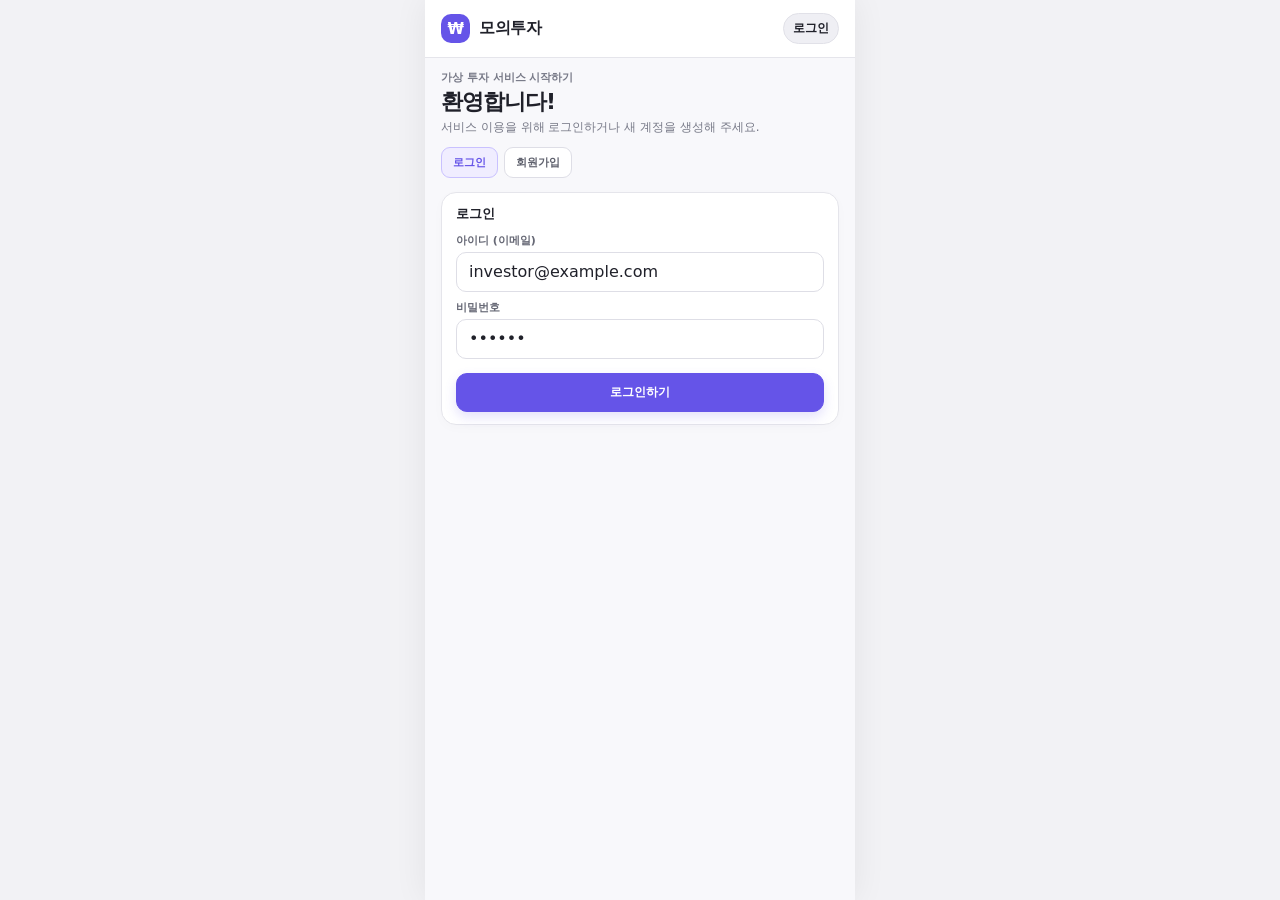
<file: index.html>
<!doctype html>
<html lang="ko">
<head>
<meta charset="utf-8">
<meta name="viewport" content="width=device-width,initial-scale=1,viewport-fit=cover">
<title>모의투자 | 모바일 프로토타입</title>
<link rel="stylesheet" href="css/style.css">
</head>
<body>
<div class="app">
  <header class="header">
    <div class="brand"><span class="brandmark">₩</span>모의투자</div>
    <button class="profile" onclick="navigate('mypage')" title="마이페이지" id="header-profile-btn">로그인</button>
  </header>
  <main>
    <!-- 최초 접속 시 보여지는 로그인 / 회원가입 화면 -->
    <section class="screen active" id="auth">
      <div class="eyebrow">가상 투자 서비스 시작하기</div>
      <h1 class="title">환영합니다!</h1>
      <p class="desc">서비스 이용을 위해 로그인하거나 새 계정을 생성해 주세요.</p>

      <div class="chips" style="margin-bottom: 14px;">
        <button class="chip on" id="tab-login" onclick="switchAuthTab('login')">로그인</button>
        <button class="chip" id="tab-signup" onclick="switchAuthTab('signup')">회원가입</button>
      </div>

      <!-- 1. 로그인 폼 -->
      <div id="form-login" class="card">
        <div class="cardhead">로그인</div>
        <label class="field"><span>아이디 (이메일)</span><input id="login-id" type="text" placeholder="아이디 입력" value="investor@example.com"></label>
        <label class="field"><span>비밀번호</span><input id="login-pw" type="password" placeholder="비밀번호 입력" value="123456"></label>
        <button class="btn primary full" onclick="handleLogin()">로그인하기</button>
        <div id="auth-login-message" class="notice" style="margin-top:10px;" hidden></div>
      </div>

      <!-- 2. 회원가입 폼 -->
      <div id="form-signup" class="card" hidden>
        <div class="cardhead">새 계정 만들기 <span class="tag">구글 시트 연동</span></div>
        <label class="field"><span>아이디 (이메일)</span><input id="signup-id" type="text" placeholder="새 아이디 입력"></label>
        <label class="field"><span>비밀번호</span><input id="signup-pw" type="password" placeholder="비밀번호 입력"></label>
        <label class="field"><span>비밀번호 재확인</span><input id="signup-pw-confirm" type="password" placeholder="비밀번호 다시 입력"></label>
        <button class="btn primary full" onclick="handleSignup()">회원가입 완료</button>
        <div id="auth-signup-message" class="notice" style="margin-top:10px;" hidden></div>
      </div>
    </section>

    <!-- 메인 서비스 화면들 -->
    <section class="screen" id="home">
      <div class="eyebrow">가상 자금으로 시작하는 투자 연습</div>
      <h1 class="title">나의 투자 현황</h1><p class="desc">실제 주가 변동을 반영한 가상 거래와 손익을 확인해 보세요.</p>
      <div class="card purple"><div class="small">총 평가 자산 <span style="float:right">예시 데이터</span></div><div class="bigmoney">₩10,245,000</div><div class="small">초기 가상 자금 ₩10,000,000 대비　<span>+2.45%</span></div></div>
      <div class="grid2">
        <div class="metric"><div class="k">가상 현금</div><div class="v" id="cash">₩6,820,000</div></div>
        <div class="metric"><div class="k">총 손익</div><div class="v positive">+₩245,000</div><div class="subv">+2.45%</div></div>
        <div class="metric"><div class="k">보유 종목</div><div class="v">3개</div></div>
        <div class="metric"><div class="k">누적 거래</div><div class="v" id="trade-count">8회</div></div>
      </div>
      <button class="btn primary full" onclick="navigate('market')">모의투자 시작하기</button>
      <div class="section-title">최근 거래</div>
      <div class="card" id="recent-list">
        <div class="listitem"><span>삼성전자 · 매수 2주</span><b>₩156,000</b></div>
        <div class="listitem"><span>현대차 · 매도 1주</span><b>₩248,000</b></div>
        <div class="listitem"><span>카카오 · 매수 5주</span><b>₩205,000</b></div>
        <button class="btn full" onclick="navigate('history')">전체 거래 기록 보기</button>
      </div>
    </section>

    <section class="screen" id="market">
      <div class="eyebrow">종목 조회</div><h1 class="title">어떤 종목을<br>거래할까요?</h1><p class="desc">종목과 표시된 주가 예시를 확인하고 가상 거래를 진행합니다.</p>
      <label class="field"><span>종목 검색</span><input id="stock-search" placeholder="종목명 입력" oninput="filterStocks()"></label>
      <div class="card"><div class="cardhead">종목 목록 <span class="tag">예시 데이터</span></div>
        <div id="stocks">
          <div class="stock" data-name="삼성전자"><div><div class="stockname">삼성전자</div><div class="stockmeta">005930 · 기준 시점 15:30</div></div><div class="stockprice">₩78,000<small>+1.2%</small></div></div>
          <div class="stock" data-name="현대차"><div><div class="stockname">현대차</div><div class="stockmeta">005380 · 기준 시점 15:30</div></div><div class="stockprice">₩248,000<small>+0.6%</small></div></div>
          <div class="stock" data-name="카카오"><div><div class="stockname">카카오</div><div class="stockmeta">035720 · 기준 시점 15:30</div></div><div class="stockprice">₩41,000<small class="negative">-0.8%</small></div></div>
        </div>
        <div id="stock-empty" class="empty" hidden>검색 결과가 없습니다.<br>종목명을 다시 확인해 주세요.</div>
      </div>
      <div class="notice"><strong>주가 데이터 안내</strong>현재 표시된 가격과 등락률은 화면 확인을 위한 예시 데이터이며 실시간 시세가 아닙니다.</div>
      <button class="btn primary full" onclick="navigate('trade')">삼성전자 거래하기</button>
    </section>

    <section class="screen" id="trade">
      <div class="eyebrow">가상 매수·매도</div><h1 class="title">거래 내용을 입력하세요</h1><p class="desc">실제 돈이 아닌 가상 투자금으로 거래를 연습합니다.</p>
      <div class="card"><div class="cardhead"><span>삼성전자</span><span class="tag">005930</span></div><div class="bigmoney" style="font-size:25px">₩78,000</div><div class="small">예시 주가 · 기준 시점 15:30</div></div>
      <div class="field"><span>거래 구분</span><div class="chips"><button class="chip on" id="buy" onclick="setSide('buy')">매수</button><button class="chip" id="sell" onclick="setSide('sell')">매도</button></div></div>
      <label class="field"><span>주문 수량 (주)</span><input id="quantity" type="number" min="1" step="1" value="2" inputmode="numeric"></label>
      <div class="card soft"><div class="listitem"><span>예상 주문 금액</span><b id="order-total">₩156,000</b></div><div class="listitem"><span>가상 현금 잔액</span><b id="trade-cash">₩6,820,000</b></div></div>
      <button class="btn primary full" onclick="submitTrade()">가상 거래 실행</button>
      <div id="trade-message" class="notice"><strong>주문 대기</strong>수량을 확인한 뒤 거래를 실행하세요.</div>
      <button class="btn full" onclick="navigate('market')">종목 목록으로 돌아가기</button>
    </section>

    <section class="screen" id="history">
      <div class="eyebrow">거래 내역</div><h1 class="title">나의 거래 기록</h1><p class="desc">가상 매수·매도 거래 내역을 확인합니다.</p>
      <div class="card"><div class="cardhead">전체 거래 <span class="tag" id="history-count">예시 데이터</span></div><div id="history-list">
        <div class="listitem"><span>10.28 · 삼성전자 매수 2주</span><b>₩156,000</b></div>
        <div class="listitem"><span>10.27 · 현대차 매도 1주</span><b>₩248,000</b></div>
        <div class="listitem"><span>10.26 · 카카오 매수 5주</span><b>₩205,000</b></div>
        <div class="listitem"><span>10.25 · 삼성전자 매수 1주</span><b>₩78,000</b></div>
      </div><div id="history-empty" class="empty" hidden>표시할 거래 기록이 없습니다.</div></div>
      <button class="btn primary full" onclick="navigate('analysis')">기간별 손익 분석하기</button>
    </section>

    <section class="screen" id="analysis">
      <div class="eyebrow">기간별 손익 통계</div><h1 class="title">투자 결과 살펴보기</h1><p class="desc">조회할 기간을 정해 해당 기간의 손익과 거래 통계를 확인합니다.</p>
      <div class="card"><div class="cardhead">분석 기간</div><div class="row"><label class="field"><span>시작일</span><input type="date" id="from-date" value="2026-10-01"></label><label class="field"><span>종료일</span><input type="date" id="to-date" value="2026-10-31"></label></div>
        <div class="chips"><button class="chip" onclick="period('week',this)">1주</button><button class="chip on" onclick="period('month',this)">1개월</button><button class="chip" onclick="period('all',this)">전체</button></div>
        <button class="btn primary full" onclick="analyze()">선택 기간 분석하기</button>
      </div>
      <div id="analysis-message" class="notice"><strong>분석 결과 · 예시 데이터</strong>2026.10.01–2026.10.31 기준 예시 통계입니다.</div>
      <div id="analysis-content">
        <div class="grid2"><div class="metric"><div class="k">기간 손익</div><div class="v positive">+₩245,000</div></div><div class="metric"><div class="k">수익률</div><div class="v positive">+2.45%</div></div><div class="metric"><div class="k">거래 횟수</div><div class="v">8회</div></div><div class="metric"><div class="k">평균 보유 기간</div><div class="v">4.2일</div></div></div>
        <div class="card"><div class="cardhead">기간별 손익 추이 <span class="tag">예시 데이터</span></div><div class="chart"><svg viewBox="0 0 300 100" preserveAspectRatio="none"><path d="M0 80 L35 68 L70 74 L105 48 L140 55 L175 35 L210 48 L245 24 L280 30 L300 14" fill="none" stroke="#6554e8" stroke-width="3" stroke-linecap="round" stroke-linejoin="round"/><path d="M0 80 L35 68 L70 74 L105 48 L140 55 L175 35 L210 48 L245 24 L280 30 L300 14 L300 100 L0 100Z" fill="#6554e8" opacity=".08"/></svg></div></div>
      </div>
      <button class="btn primary full" onclick="navigate('feedback')">행동 패턴 확인하기</button>
    </section>

    <section class="screen" id="feedback">
      <div class="eyebrow">AI 행동 패턴 분석</div><h1 class="title">나의 투자 행동 리포트</h1><p class="desc">거래 기록을 바탕으로 행동 패턴을 정리한 예시 결과입니다.</p>
      <div class="card purple"><div class="small">종합 점수 <span style="float:right">예시 데이터</span></div><div class="bigmoney">78<span style="font-size:14px"> / 100점</span></div><div class="small">화면 확인용 예시 점수입니다.</div></div>
      <div class="card"><div class="cardhead">행동 분석 항목 <span class="hint">예시 데이터</span></div>
        <div class="listitem"><span>거래 빈도</span><b>82점</b></div><div class="bar"><i style="width:82%"></i></div>
        <div class="listitem"><span>평균 보유 기간</span><b>75점</b></div><div class="bar"><i style="width:75%"></i></div>
        <div class="listitem"><span>손익 변동</span><b>80점</b></div><div class="bar"><i style="width:80%"></i></div>
      </div>
      <div class="notice">AI 결과는 참고 정보이며 특정 종목의 추천을 의미하지 않습니다.</div>
    </section>

    <section class="screen" id="mypage">
      <div class="eyebrow">계정 관리</div>
      <h1 class="title">마이페이지</h1>
      <p class="desc">내 계정 정보 확인 및 로그아웃</p>
      
      <div id="user-info-card" class="card purple">
        <div class="small">회원 정보 <span style="float:right" class="tag" style="background:rgba(255,255,255,0.2);color:#fff;">로그인됨</span></div>
        <div class="bigmoney" id="current-user-id" style="font-size:20px;margin-top:8px;">investor@example.com</div>
        <div class="small" style="color:#e7e3ff">가상 현금 잔액: ₩6,820,000</div>
      </div>

      <div class="card">
        <div class="cardhead">내 계정 정보</div>
        <div class="listitem"><span>가상 계좌 번호</span><b>3333-01-1234567</b></div>
        <div class="listitem"><span>가입 일자</span><b id="user-join-date">2026.01.15</b></div>
        <div class="listitem"><span>구글 시트 저장 연동</span><b>활성화 (LocalStorage/Google Sheet)</b></div>
        <button class="btn full" style="color:var(--bad);border-color:#f0d4d6;background:#fff4f4;margin-top:14px;" onclick="handleLogout()">로그아웃</button>
      </div>

      <button class="btn full" onclick="navigate('home')">홈으로 돌아가기</button>
    </section>
  </main>

  <nav class="bottomnav" id="app-bottomnav" style="display:none;">
    <button class="navbtn active" data-page="home" onclick="navigate('home')"><span class="ico">⌂</span>홈</button>
    <button class="navbtn" data-page="market" onclick="navigate('market')"><span class="ico">▤</span>종목·거래</button>
    <button class="navbtn" data-page="analysis" onclick="navigate('analysis')"><span class="ico">▥</span>손익 통계</button>
    <button class="navbtn" data-page="feedback" onclick="navigate('feedback')"><span class="ico">◎</span>AI 분석</button>
  </nav>
</div>
<script src="js/script.js" charset="utf-8"></script>
</body>
</html>
</file>
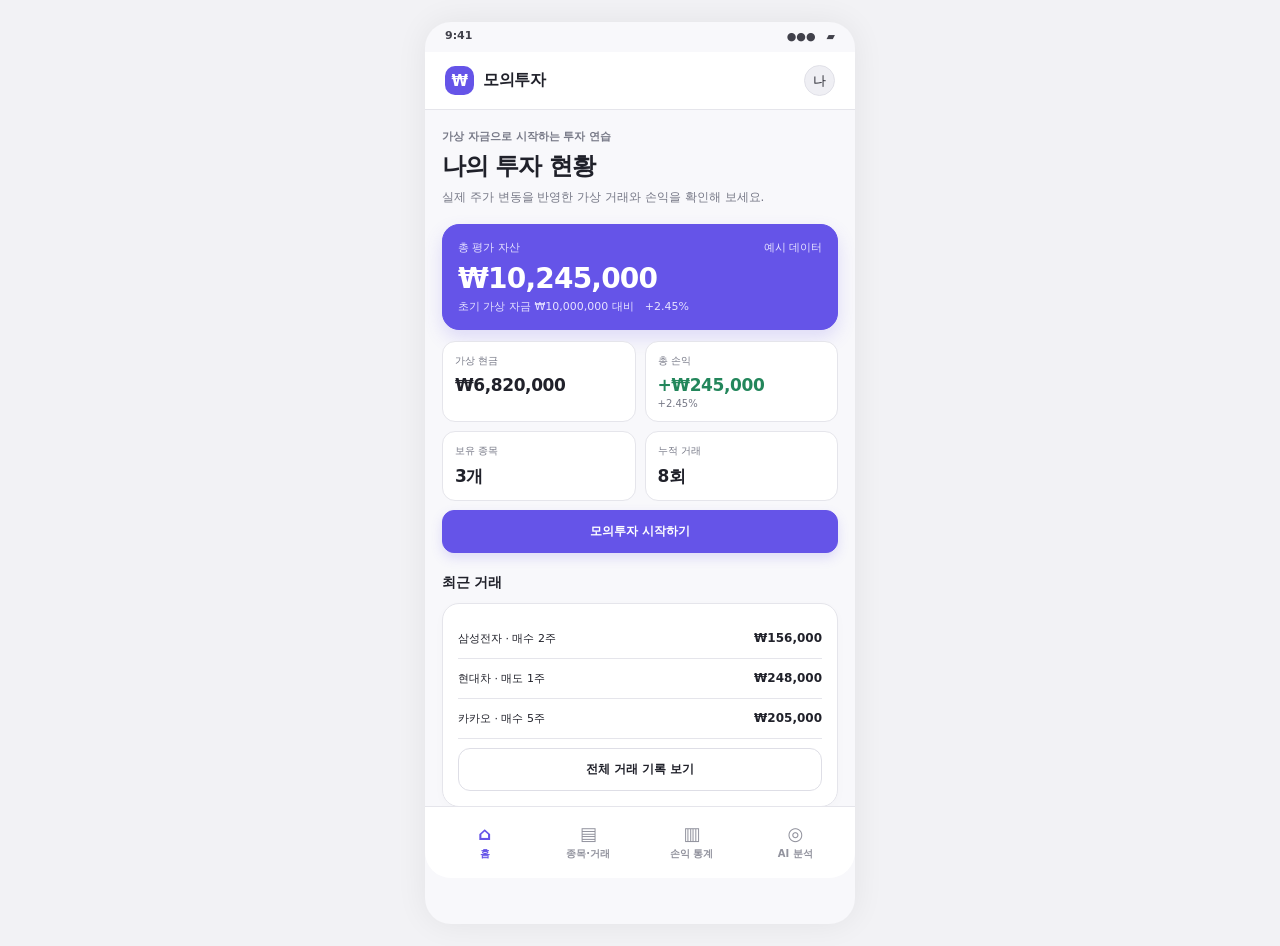
<file: wireframe/week10_prototype_v0.3.html>
<!doctype html>
<html lang="ko">
<head>
<meta charset="utf-8">
<meta name="viewport" content="width=device-width,initial-scale=1,viewport-fit=cover">
<title>모의투자 | 모바일 프로토타입</title>
<style>
:root{--bg:#f2f2f5;--surface:#fff;--ink:#20212a;--muted:#777987;--line:#e5e5eb;--soft:#f7f7fa;--accent:#6554e8;--accent-soft:#f0edff;--good:#23865b;--bad:#c34e58;--shadow:0 8px 24px rgba(32,33,42,.07)}
*{box-sizing:border-box}body{margin:0;background:var(--bg);color:var(--ink);font-family:system-ui,-apple-system,"Noto Sans KR",sans-serif}button,input,select{font:inherit}button{cursor:pointer}
.app{width:min(100%,430px);min-height:100vh;margin:0 auto;background:#f8f8fb;position:relative;box-shadow:0 0 32px #2221;padding-bottom:82px}
.status{height:30px;padding:7px 20px 0;display:flex;justify-content:space-between;font-size:11px;font-weight:700;color:#41414b}
.header{height:58px;padding:0 20px;display:flex;align-items:center;justify-content:space-between;background:#fff;border-bottom:1px solid var(--line);position:sticky;top:0;z-index:5}
.brand{display:flex;align-items:center;gap:9px;font-weight:850;font-size:16px;letter-spacing:-.4px}.brandmark{width:29px;height:29px;border-radius:10px;background:var(--accent);color:#fff;display:grid;place-items:center;font-size:15px}.profile{width:31px;height:31px;border-radius:50%;background:#efeff4;border:1px solid #e1e1e8;display:grid;place-items:center;font-size:13px}
main{padding:19px 17px 24px}.screen{display:none;animation:appear .18s ease}.screen.active{display:block}@keyframes appear{from{opacity:.55;transform:translateY(3px)}to{opacity:1;transform:none}}
.eyebrow{font-size:11px;color:var(--muted);font-weight:650;margin-bottom:7px}.title{font-size:24px;letter-spacing:-1px;line-height:1.25;margin:0 0 7px;font-weight:850}.desc{font-size:12px;color:var(--muted);line-height:1.55;margin:0 0 17px}
.card{background:var(--surface);border:1px solid var(--line);border-radius:17px;padding:15px;margin:11px 0;box-shadow:0 3px 12px #20212a05}.card.soft{background:var(--soft)}.card.purple{background:var(--accent);color:#fff;border-color:var(--accent);box-shadow:0 8px 18px #6554e82c}
.cardhead{display:flex;justify-content:space-between;align-items:center;font-size:13px;font-weight:800;margin-bottom:12px}.hint{font-size:10px;color:var(--muted);font-weight:500}.tag{font-size:10px;border-radius:20px;padding:5px 8px;background:var(--accent-soft);color:var(--accent);font-weight:750;white-space:nowrap}
.bigmoney{font-size:28px;font-weight:850;letter-spacing:-.8px;margin:7px 0 4px}.small{font-size:11px;color:var(--muted)}.purple .small{color:#e7e3ff}
.grid2{display:grid;grid-template-columns:1fr 1fr;gap:9px}.metric{padding:12px;background:#fff;border:1px solid var(--line);border-radius:13px;min-width:0}.metric .k{font-size:10px;color:var(--muted);margin-bottom:7px}.metric .v{font-size:17px;font-weight:850;letter-spacing:-.4px}.metric .subv{font-size:10px;color:var(--muted);margin-top:3px}
.section-title{font-size:14px;font-weight:850;margin:21px 0 9px;letter-spacing:-.3px}
.btn{border:1px solid #dedee6;background:#fff;color:var(--ink);border-radius:12px;padding:12px 14px;font-size:12px;font-weight:800}
.btn.primary{background:var(--accent);color:#fff;border-color:var(--accent);box-shadow:0 5px 12px #6554e82c}.btn.ghost{background:#f5f4ff;color:var(--accent);border-color:#e5e1ff}.btn.full{width:100%;margin-top:9px}.btn:active{transform:scale(.99)}
.field{display:block;margin:12px 0}.field span{display:block;font-size:11px;color:#666875;font-weight:700;margin-bottom:7px}.field input,.field select{width:100%;height:44px;border:1px solid #dedee6;border-radius:11px;background:#fff;padding:0 12px;color:var(--ink);outline:none}.field input:focus,.field select:focus{border-color:var(--accent);box-shadow:0 0 0 3px #6554e818}
.row{display:flex;gap:8px}.row>*{flex:1;min-width:0}
.stock{display:flex;align-items:center;justify-content:space-between;padding:12px 0;border-bottom:1px solid var(--line);gap:10px}.stock:last-child{border:0;padding-bottom:0}.stockname{font-size:13px;font-weight:800}.stockmeta{font-size:10px;color:var(--muted);margin-top:4px}.stockprice{text-align:right;font-size:13px;font-weight:800;white-space:nowrap}.stockprice small{display:block;font-size:10px;margin-top:4px;color:var(--good)}
.positive{color:var(--good)!important}.negative{color:var(--bad)!important}
.chips{display:flex;gap:7px}.chip{border:1px solid #dedee6;border-radius:10px;padding:9px 13px;background:#fff;font-size:11px;font-weight:750;color:#5e606c}.chip.on{background:var(--accent-soft);border-color:#c9c1ff;color:var(--accent)}
.notice{padding:12px 13px;border:1px solid #e4e1f5;background:#f7f5ff;border-radius:12px;font-size:11px;line-height:1.55;color:#55536b;margin:12px 0}.notice strong{display:block;color:#343247;margin-bottom:3px}.notice.error{background:#fff4f4;border-color:#f0d4d6;color:#8e454a}.notice.error strong{color:#8e454a}.notice.loading{background:#f4f4f7;border-color:#e0e0e7}
.listitem{display:flex;justify-content:space-between;gap:8px;padding:12px 0;border-bottom:1px solid var(--line);font-size:11px}.listitem:last-child{border:0}.listitem b{font-size:12px}.empty{padding:22px 12px;text-align:center;color:var(--muted);font-size:12px;line-height:1.6}
.chart{height:132px;border:1px solid var(--line);border-radius:13px;background:linear-gradient(180deg,#fafaff,#fff);padding:12px}.chart svg{width:100%;height:100%}
.bar{height:7px;background:#ececf1;border-radius:9px;overflow:hidden;margin:8px 0 13px}.bar i{display:block;height:100%;background:var(--accent);border-radius:9px}
.bottomnav{position:fixed;bottom:0;left:50%;transform:translateX(-50%);width:min(100%,430px);height:72px;background:#fff;border-top:1px solid var(--line);display:grid;grid-template-columns:repeat(4,1fr);padding:8px 8px max(8px,env(safe-area-inset-bottom));z-index:10}
.navbtn{border:0;background:transparent;color:#92939e;font-size:10px;font-weight:650;display:flex;flex-direction:column;align-items:center;justify-content:center;gap:4px}.navbtn .ico{font-size:18px;line-height:1}.navbtn.active{color:var(--accent);font-weight:850}
@media(min-width:600px){body{padding:22px 0}.app{min-height:calc(100vh - 44px);border-radius:26px;overflow:hidden}.bottomnav{bottom:22px;border-radius:0 0 26px 26px}}
</style>
</head>
<body>
<div class="app">
  <div class="status"><span>9:41</span><span>●●●　▰</span></div>
  <header class="header"><div class="brand"><span class="brandmark">₩</span>모의투자</div><div class="profile">나</div></header>
  <main>
    <section class="screen active" id="home">
      <div class="eyebrow">가상 자금으로 시작하는 투자 연습</div>
      <h1 class="title">나의 투자 현황</h1><p class="desc">실제 주가 변동을 반영한 가상 거래와 손익을 확인해 보세요.</p>
      <div class="card purple"><div class="small">총 평가 자산 <span style="float:right">예시 데이터</span></div><div class="bigmoney">₩10,245,000</div><div class="small">초기 가상 자금 ₩10,000,000 대비　<span>+2.45%</span></div></div>
      <div class="grid2">
        <div class="metric"><div class="k">가상 현금</div><div class="v" id="cash">₩6,820,000</div></div>
        <div class="metric"><div class="k">총 손익</div><div class="v positive">+₩245,000</div><div class="subv">+2.45%</div></div>
        <div class="metric"><div class="k">보유 종목</div><div class="v">3개</div></div>
        <div class="metric"><div class="k">누적 거래</div><div class="v" id="trade-count">8회</div></div>
      </div>
      <button class="btn primary full" onclick="navigate('market')">모의투자 시작하기</button>
      <div class="section-title">최근 거래</div>
      <div class="card" id="recent-list">
        <div class="listitem"><span>삼성전자 · 매수 2주</span><b>₩156,000</b></div>
        <div class="listitem"><span>현대차 · 매도 1주</span><b>₩248,000</b></div>
        <div class="listitem"><span>카카오 · 매수 5주</span><b>₩205,000</b></div>
        <button class="btn full" onclick="navigate('history')">전체 거래 기록 보기</button>
      </div>
    </section>

    <section class="screen" id="market">
      <div class="eyebrow">종목 조회</div><h1 class="title">어떤 종목을<br>거래할까요?</h1><p class="desc">종목과 표시된 주가 예시를 확인하고 가상 거래를 진행합니다.</p>
      <label class="field"><span>종목 검색</span><input id="stock-search" placeholder="종목명 입력" oninput="filterStocks()"></label>
      <div class="card"><div class="cardhead">종목 목록 <span class="tag">예시 데이터</span></div>
        <div id="stocks">
          <div class="stock" data-name="삼성전자"><div><div class="stockname">삼성전자</div><div class="stockmeta">005930 · 기준 시점 15:30</div></div><div class="stockprice">₩78,000<small>+1.2%</small></div></div>
          <div class="stock" data-name="현대차"><div><div class="stockname">현대차</div><div class="stockmeta">005380 · 기준 시점 15:30</div></div><div class="stockprice">₩248,000<small>+0.6%</small></div></div>
          <div class="stock" data-name="카카오"><div><div class="stockname">카카오</div><div class="stockmeta">035720 · 기준 시점 15:30</div></div><div class="stockprice">₩41,000<small class="negative">-0.8%</small></div></div>
        </div>
        <div id="stock-empty" class="empty" hidden>검색 결과가 없습니다.<br>종목명을 다시 확인해 주세요.</div>
      </div>
      <div class="notice"><strong>주가 데이터 안내</strong>현재 표시된 가격과 등락률은 화면 확인을 위한 예시 데이터이며 실시간 시세가 아닙니다.</div>
      <button class="btn primary full" onclick="navigate('trade')">삼성전자 거래하기</button>
    </section>

    <section class="screen" id="trade">
      <div class="eyebrow">가상 매수·매도</div><h1 class="title">거래 내용을 입력하세요</h1><p class="desc">실제 돈이 아닌 가상 투자금으로 거래를 연습합니다.</p>
      <div class="card"><div class="cardhead"><span>삼성전자</span><span class="tag">005930</span></div><div class="bigmoney" style="font-size:25px">₩78,000</div><div class="small">예시 주가 · 기준 시점 15:30</div></div>
      <div class="field"><span>거래 구분</span><div class="chips"><button class="chip on" id="buy" onclick="setSide('buy')">매수</button><button class="chip" id="sell" onclick="setSide('sell')">매도</button></div></div>
      <label class="field"><span>주문 수량 (주)</span><input id="quantity" type="number" min="1" step="1" value="2" inputmode="numeric"></label>
      <div class="card soft"><div class="listitem"><span>예상 주문 금액</span><b id="order-total">₩156,000</b></div><div class="listitem"><span>가상 현금 잔액</span><b id="trade-cash">₩6,820,000</b></div></div>
      <button class="btn primary full" onclick="submitTrade()">가상 거래 실행</button>
      <div id="trade-message" class="notice"><strong>주문 대기</strong>수량을 확인한 뒤 거래를 실행하세요.</div>
      <button class="btn full" onclick="navigate('market')">종목 목록으로 돌아가기</button>
    </section>

    <section class="screen" id="history">
      <div class="eyebrow">거래 내역</div><h1 class="title">나의 거래 기록</h1><p class="desc">가상 매수·매도 거래 내역을 확인합니다.</p>
      <div class="card"><div class="cardhead">전체 거래 <span class="tag" id="history-count">예시 데이터</span></div><div id="history-list">
        <div class="listitem"><span>10.28 · 삼성전자 매수 2주</span><b>₩156,000</b></div>
        <div class="listitem"><span>10.27 · 현대차 매도 1주</span><b>₩248,000</b></div>
        <div class="listitem"><span>10.26 · 카카오 매수 5주</span><b>₩205,000</b></div>
        <div class="listitem"><span>10.25 · 삼성전자 매수 1주</span><b>₩78,000</b></div>
      </div><div id="history-empty" class="empty" hidden>표시할 거래 기록이 없습니다.</div></div>
      <button class="btn primary full" onclick="navigate('analysis')">기간별 손익 분석하기</button>
    </section>

    <section class="screen" id="analysis">
      <div class="eyebrow">기간별 손익 통계</div><h1 class="title">투자 결과 살펴보기</h1><p class="desc">조회할 기간을 정해 해당 기간의 손익과 거래 통계를 확인합니다. 별도의 투자 조언은 제공하지 않습니다.</p>
      <div class="card"><div class="cardhead">분석 기간</div><div class="row"><label class="field"><span>시작일</span><input type="date" id="from-date" value="2026-10-01"></label><label class="field"><span>종료일</span><input type="date" id="to-date" value="2026-10-31"></label></div>
        <div class="chips"><button class="chip" onclick="period('week',this)">1주</button><button class="chip on" onclick="period('month',this)">1개월</button><button class="chip" onclick="period('all',this)">전체</button></div>
        <button class="btn primary full" onclick="analyze()">선택 기간 분석하기</button>
      </div>
      <div id="analysis-message" class="notice"><strong>분석 결과 · 예시 데이터</strong>2026.10.01–2026.10.31 기준 예시 통계입니다.</div>
      <div id="analysis-content">
        <div class="grid2"><div class="metric"><div class="k">기간 손익</div><div class="v positive">+₩245,000</div></div><div class="metric"><div class="k">수익률</div><div class="v positive">+2.45%</div></div><div class="metric"><div class="k">거래 횟수</div><div class="v">8회</div></div><div class="metric"><div class="k">평균 보유 기간</div><div class="v">4.2일</div></div></div>
        <div class="card"><div class="cardhead">기간별 손익 추이 <span class="tag">예시 데이터</span></div><div class="chart"><svg viewBox="0 0 300 100" preserveAspectRatio="none"><path d="M0 80 L35 68 L70 74 L105 48 L140 55 L175 35 L210 48 L245 24 L280 30 L300 14" fill="none" stroke="#6554e8" stroke-width="3" stroke-linecap="round" stroke-linejoin="round"/><path d="M0 80 L35 68 L70 74 L105 48 L140 55 L175 35 L210 48 L245 24 L280 30 L300 14 L300 100 L0 100Z" fill="#6554e8" opacity=".08"/></svg></div></div>
      </div>
      <button class="btn primary full" onclick="navigate('feedback')">행동 패턴 확인하기</button>
    </section>

    <section class="screen" id="feedback">
      <div class="eyebrow">AI 행동 패턴 분석</div><h1 class="title">나의 투자 행동 리포트</h1><p class="desc">거래 기록을 바탕으로 행동 패턴을 정리한 예시 결과입니다.</p>
      <div class="card purple"><div class="small">종합 점수 <span style="float:right">예시 데이터</span></div><div class="bigmoney">78<span style="font-size:14px"> / 100점</span></div><div class="small">화면 확인용 예시 점수이며 실제 평가 결과가 아닙니다.</div></div>
      <div class="card"><div class="cardhead">행동 분석 항목 <span class="hint">예시 데이터</span></div>
        <div class="listitem"><span>거래 빈도</span><b>82점</b></div><div class="bar"><i style="width:82%"></i></div>
        <div class="listitem"><span>평균 보유 기간</span><b>75점</b></div><div class="bar"><i style="width:75%"></i></div>
        <div class="listitem"><span>손익 변동</span><b>80점</b></div><div class="bar"><i style="width:80%"></i></div>
        <div class="listitem"><span>위험·수익 분석</span><b>—</b></div>
        <div class="hint">평가 항목과 점수 산정 기준은 팀의 최종 규칙 확정이 필요합니다.</div>
      </div>
      <div class="card soft"><div class="cardhead">AI 행동 패턴 피드백 <span class="tag">예시 데이터</span></div><p style="font-size:12px;line-height:1.75;margin:0">선택한 기간에 거래가 여러 차례 발생했습니다. 거래 빈도와 평균 보유 기간을 함께 확인하고, 매매 전에 세운 기준을 다음 거래에서도 일관되게 적용했는지 스스로 점검해 볼 수 있습니다.</p><div class="hint" style="margin-top:10px">분석 근거: 거래 빈도 · 평균 보유 기간 · 기간별 손익</div></div>
      <div class="notice">AI 결과는 거래 행동을 돌아보기 위한 참고 정보이며 특정 종목의 매수·매도 추천이나 수익 보장을 의미하지 않습니다.</div>
    </section>

    <section class="screen" id="project">
      <div class="eyebrow">프로젝트 진행 현황</div><h1 class="title">모의투자 진행 상태</h1><p class="desc">프로젝트 평가 기간과 거래량 확인 상태를 확인합니다.</p>
      <div class="card"><div class="cardhead">진행 정보</div><div class="listitem"><span>프로젝트 상태</span><b id="project-status">진행 중</b></div><div class="listitem"><span>평가 기준</span><b>실제 체결 기준</b></div><div class="listitem"><span>첫 주 거래 기록</span><b>수집 중</b></div></div>
      <div class="card soft"><div class="cardhead">첫 주 거래량 확인</div><p style="font-size:11px;line-height:1.7;margin:0">첫 주의 모든 평가 대상 거래일을 평균 계산에 포함하며, 거래가 없는 날은 0건으로 계산합니다. 첫 주 평균 거래 횟수가 0건이면 체결량 미달로 프로젝트를 종료하고, BC-01 평가 및 첫 주 기록 재평가는 진행하지 않습니다.</p></div>
      <button class="btn full" onclick="previewEnd()">체결량 미달 종료 상태 확인</button>
      <div id="project-message" class="notice"><strong>상태 안내</strong>현재는 진행 중인 예시 상태입니다.</div>
    </section>
  </main>
  <nav class="bottomnav">
    <button class="navbtn active" data-page="home" onclick="navigate('home')"><span class="ico">⌂</span>홈</button>
    <button class="navbtn" data-page="market" onclick="navigate('market')"><span class="ico">▤</span>종목·거래</button>
    <button class="navbtn" data-page="analysis" onclick="navigate('analysis')"><span class="ico">▥</span>손익 통계</button>
    <button class="navbtn" data-page="feedback" onclick="navigate('feedback')"><span class="ico">◎</span>AI 분석</button>
  </nav>
</div>
<script>
let side='buy',tradeCount=8,cash=6820000,transactions=[];
const pages=['home','market','trade','history','analysis','feedback','project'];
function navigate(page){
  document.querySelectorAll('.screen').forEach(s=>s.classList.toggle('active',s.id===page));
  document.querySelectorAll('.navbtn').forEach(b=>b.classList.toggle('active',b.dataset.page===page || (page==='trade'&&b.dataset.page==='market') || (page==='project'&&b.dataset.page==='feedback') || (page==='history'&&b.dataset.page==='home')));
  window.scrollTo({top:0,behavior:'smooth'});
}
function setSide(value){side=value;document.getElementById('buy').classList.toggle('on',side==='buy');document.getElementById('sell').classList.toggle('on',side==='sell')}
function won(n){return '₩'+Math.round(n).toLocaleString('ko-KR')}
function updateTotal(){const q=Number(document.getElementById('quantity').value)||0;document.getElementById('order-total').textContent=won(q*78000)}
document.getElementById('quantity').addEventListener('input',updateTotal);
function message(el,type,title,body){el.className='notice'+(type?' '+type:'');el.innerHTML='<strong>'+title+'</strong>'+body}
function submitTrade(){
 const q=Number(document.getElementById('quantity').value),out=document.getElementById('trade-message'),amount=q*78000;
 if(!Number.isInteger(q)||q<1){message(out,'error','입력 오류','주문 수량은 1 이상의 정수로 입력해 주세요. 수량을 수정한 뒤 다시 실행할 수 있습니다.');return}
 if(side==='buy'&&amount>cash){message(out,'error','가상 잔액 부족','가상 현금 잔액보다 주문 금액이 큽니다. 수량을 줄인 뒤 다시 시도해 주세요.');return}
 message(out,'loading','거래 처리 중','가상 주문을 처리하고 있습니다…');
 setTimeout(()=>{
   if(side==='buy')cash-=amount;else cash+=amount;
   tradeCount++;transactions.unshift({label:'오늘 · 삼성전자 '+(side==='buy'?'매수 ':'매도 ')+q+'주',amount});
   document.getElementById('cash').textContent=won(cash);document.getElementById('trade-cash').textContent=won(cash);
   document.getElementById('trade-count').textContent=tradeCount+'회';
   document.getElementById('history-count').textContent=(4+transactions.length)+'건';
   const row=document.createElement('div');row.className='listitem';row.innerHTML='<span>'+transactions[0].label+'</span><b>'+won(amount)+'</b>';document.getElementById('history-list').prepend(row);
   document.getElementById('history-empty').hidden=true;
   const recent=document.createElement('div');recent.className='listitem';recent.innerHTML='<span>'+transactions[0].label+'</span><b>'+won(amount)+'</b>';document.getElementById('recent-list').prepend(recent);
   message(out,'','거래 완료', (side==='buy'?'매수':'매도')+' '+q+'주가 가상 거래 기록에 반영되었습니다.');
 },450);
}
function filterStocks(){const q=document.getElementById('stock-search').value.trim().toLowerCase();let count=0;document.querySelectorAll('#stocks .stock').forEach(row=>{const show=row.dataset.name.toLowerCase().includes(q);row.style.display=show?'flex':'none';if(show)count++});document.getElementById('stock-empty').hidden=count>0}
function period(p,btn){document.querySelectorAll('#analysis .chip').forEach(x=>x.classList.remove('on'));btn.classList.add('on');const now=new Date('2026-10-31T12:00:00');let start=new Date(now);if(p==='week')start.setDate(start.getDate()-6);if(p==='month')start.setMonth(start.getMonth()-1);if(p==='all')start=new Date('2026-01-01T12:00:00');document.getElementById('from-date').value=start.toISOString().slice(0,10);document.getElementById('to-date').value=now.toISOString().slice(0,10)}
function analyze(){const from=document.getElementById('from-date').value,to=document.getElementById('to-date').value,msg=document.getElementById('analysis-message'),content=document.getElementById('analysis-content');if(!from||!to||from>to){message(msg,'error','기간 입력 오류','시작일과 종료일을 확인해 주세요. 시작일은 종료일보다 늦을 수 없습니다.');content.innerHTML='';return}message(msg,'loading','분석 처리 중','선택한 기간의 거래 기록을 집계하고 있습니다…');setTimeout(()=>{if(transactions.length===0&&from>'2026-10-31'){message(msg,'','분석 결과 없음','선택한 기간에 확인할 거래 기록이 없습니다. 기간을 변경해 다시 확인해 주세요.');content.innerHTML='<div class="empty">분석할 데이터가 없습니다.</div>'}else{message(msg,'','분석 완료 · 예시 데이터',from+'부터 '+to+'까지의 예시 통계를 표시합니다. 실제 데이터 연동 전의 고정 예시 결과입니다.');}},350)}
function previewEnd(){document.getElementById('project-status').textContent='종료';message(document.getElementById('project-message'),'error','프로젝트 종료 · 예시 상태','첫 주 평균 거래 횟수가 0건인 경우 체결량 미달로 종료됩니다. BC-01 평가와 첫 주 기록 재평가는 진행하지 않습니다.')}
</script>
</body></html>
</file>
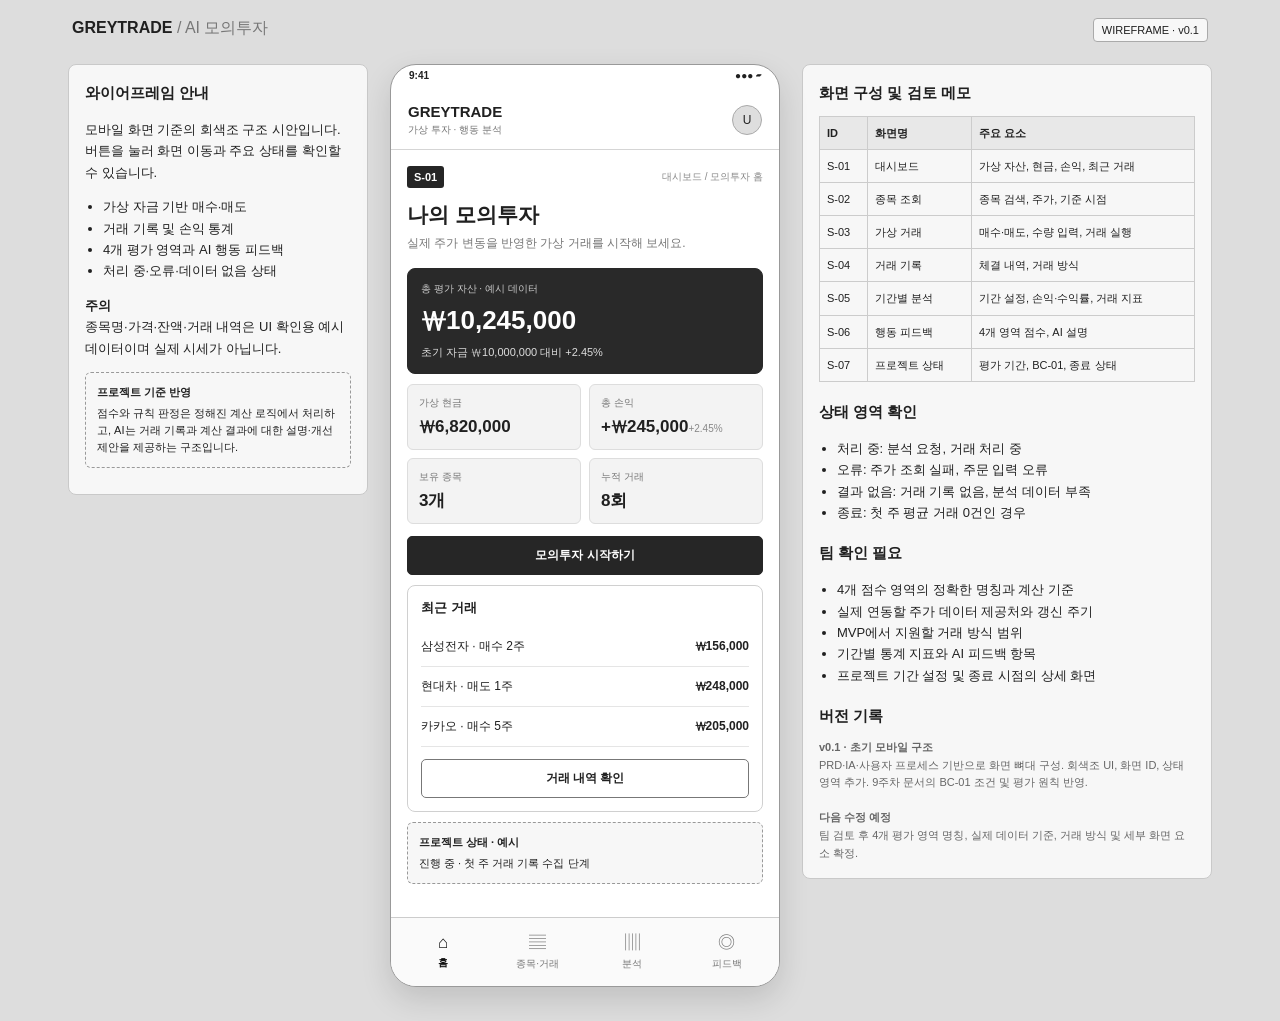
<file: wireframe/week10_wireframe_v0.1.html>
<!DOCTYPE html>
<html lang="ko"><head><meta charset="UTF-8"><meta name="viewport" content="width=device-width, initial-scale=1.0"><title>AI 모의투자 모바일 와이어프레임 v0.1</title>
<style>
:root{--bg:#ececec;--paper:#fff;--ink:#202020;--muted:#777;--line:#d5d5d5;--soft:#f4f4f4;--dark:#242424}*{box-sizing:border-box}body{margin:0;background:#ddd;color:var(--ink);font-family:Arial,"Noto Sans KR",sans-serif}button,input{font:inherit}button{cursor:pointer}.topbar{max-width:1180px;margin:auto;padding:18px 22px 10px;display:flex;justify-content:space-between}.brand{font-weight:800}.version{font-size:11px;border:1px solid #aaa;padding:5px 8px;background:#f7f7f7;border-radius:4px}.workspace{max-width:1180px;margin:auto;padding:12px 18px 34px;display:grid;grid-template-columns:300px minmax(320px,390px) 1fr;gap:22px;align-items:start}.guide,.notes{background:#f7f7f7;border:1px solid #c9c9c9;border-radius:8px;padding:16px;font-size:13px;line-height:1.65}.guide h2,.notes h2{font-size:15px;margin:0 0 10px}.guide ul,.notes ul{padding-left:18px}.phone-wrap{display:flex;justify-content:center}.phone{width:100%;max-width:390px;min-height:790px;background:#fff;border:1px solid #999;border-radius:26px;overflow:hidden;box-shadow:0 12px 30px #0002;position:relative}.statusbar{height:25px;display:flex;justify-content:space-between;padding:5px 18px;font-size:10px;font-weight:bold}.apphead{padding:13px 17px 12px;border-bottom:1px solid var(--line);display:flex;align-items:center;justify-content:space-between}.appname{font-weight:800;font-size:15px}.apphead small{display:block;font-size:10px;color:#777;margin-top:3px}.avatar{width:30px;height:30px;border-radius:50%;background:#dedede;border:1px solid #aaa;display:grid;place-items:center;font-size:12px}.screen{display:none;padding:16px 16px 92px;min-height:690px}.screen.active{display:block}.screen-id{display:flex;justify-content:space-between;align-items:center;margin-bottom:13px}.screen-id b{font-size:11px;background:#252525;color:white;padding:5px 7px;border-radius:3px}.screen-id span{font-size:10px;color:#888}h1{font-size:21px;margin:0 0 5px}.sub{font-size:12px;color:#777;line-height:1.5;margin:0 0 16px}.card{border:1px solid #d0d0d0;border-radius:8px;padding:13px;margin:10px 0;background:#fff}.card.gray{background:#f5f5f5}.card.dark{background:#292929;color:#fff;border-color:#292929}.card-title{font-size:13px;font-weight:800;margin-bottom:10px;display:flex;justify-content:space-between}.label{font-size:11px;color:#777;display:block;margin:9px 0 5px}input{width:100%;height:40px;border:1px solid #bdbdbd;border-radius:5px;padding:0 10px;background:#fff}.row{display:flex;gap:8px}.row>*{flex:1;min-width:0}.btn{border:1px solid #777;background:#eee;color:#222;border-radius:5px;padding:10px 12px;font-size:12px;font-weight:700}.btn.primary{background:#262626;color:#fff;border-color:#262626}.btn.light{background:#fff}.btn.full{width:100%;margin-top:12px}.pill{border:1px solid #bbb;background:#eee;border-radius:20px;padding:4px 8px;font-size:10px;color:#555}.statgrid{display:grid;grid-template-columns:1fr 1fr;gap:8px}.stat{background:#f3f3f3;border:1px solid #ddd;border-radius:6px;padding:11px}.stat span{display:block;color:#777;font-size:10px;margin-bottom:5px}.stat strong{font-size:17px}.stat small,.mini{font-size:10px;color:#888}.listrow{display:flex;justify-content:space-between;gap:10px;padding:11px 0;border-bottom:1px solid #e5e5e5;font-size:12px}.listrow:last-child{border-bottom:0}.bar{height:8px;background:#e6e6e6;border-radius:10px;overflow:hidden;margin:7px 0}.bar i{display:block;height:100%;background:#555}.notice{border:1px dashed #999;background:#f7f7f7;border-radius:6px;padding:11px;font-size:11px;line-height:1.55;margin:10px 0}.notice strong{display:block;margin-bottom:4px}.notice.error{background:#ededed;border-color:#777}.notice.loading{background:#f1f1f1}.tabbar{position:absolute;bottom:0;left:0;right:0;background:#fafafa;border-top:1px solid #ccc;display:grid;grid-template-columns:repeat(4,1fr);padding:8px 5px 10px}.tab{border:0;background:transparent;color:#777;font-size:10px;padding:5px 2px}.tab b{display:block;font-size:17px;font-weight:500;margin-bottom:3px}.tab.active{color:#111;font-weight:800}.chiprow{display:flex;gap:6px;flex-wrap:wrap}.chip{border:1px solid #bbb;border-radius:4px;padding:6px 9px;background:#f3f3f3;font-size:11px}.chip.selected{background:#333;color:#fff;border-color:#333}.stock{display:flex;align-items:center;justify-content:space-between;padding:11px 0;border-bottom:1px solid #e5e5e5}.stock b{font-size:13px}.stock small{display:block;color:#888;font-size:10px;margin-top:3px}.price{text-align:right;font-size:13px;font-weight:700}.chart{height:112px;border:1px solid #ddd;border-radius:6px;background:linear-gradient(#f5f5f5,#fff);padding:10px}.chart svg{width:100%;height:100%}.notes table{width:100%;border-collapse:collapse;font-size:11px}.notes td,.notes th{border:1px solid #ccc;padding:7px;text-align:left;vertical-align:top}.notes th{background:#e8e8e8}.history{font-size:11px;color:#666;line-height:1.6}@media(max-width:900px){.workspace{grid-template-columns:1fr;max-width:460px;padding:8px 10px 25px}.guide,.notes{order:2}.phone-wrap{order:1}.topbar{max-width:460px;padding:14px}}@media(min-width:901px){.phone-wrap{grid-column:2}.notes{grid-column:3}}
</style></head><body>
<header class="topbar"><div class="brand">GREYTRADE <span style="font-weight:400;color:#777">/ AI 모의투자</span></div><div class="version">WIREFRAME · v0.1</div></header>
<main class="workspace">
<aside class="guide"><h2>와이어프레임 안내</h2><p>모바일 화면 기준의 회색조 구조 시안입니다. 버튼을 눌러 화면 이동과 주요 상태를 확인할 수 있습니다.</p><ul><li>가상 자금 기반 매수·매도</li><li>거래 기록 및 손익 통계</li><li>4개 평가 영역과 AI 행동 피드백</li><li>처리 중·오류·데이터 없음 상태</li></ul><p><b>주의</b><br>종목명·가격·잔액·거래 내역은 UI 확인용 예시 데이터이며 실제 시세가 아닙니다.</p><div class="notice"><strong>프로젝트 기준 반영</strong>점수와 규칙 판정은 정해진 계산 로직에서 처리하고, AI는 거래 기록과 계산 결과에 대한 설명·개선 제안을 제공하는 구조입니다.</div></aside>
<section class="phone-wrap"><div class="phone"><div class="statusbar"><span>9:41</span><span>●●● ▰</span></div><div class="apphead"><div><div class="appname">GREYTRADE</div><small>가상 투자 · 행동 분석</small></div><div class="avatar">U</div></div>
<section class="screen active" id="s-home"><div class="screen-id"><b>S-01</b><span>대시보드 / 모의투자 홈</span></div><h1>나의 모의투자</h1><p class="sub">실제 주가 변동을 반영한 가상 거래를 시작해 보세요.</p><div class="card dark"><div class="mini" style="color:#ccc">총 평가 자산 · 예시 데이터</div><div style="font-size:26px;font-weight:800;margin:7px 0">₩10,245,000</div><div style="font-size:11px;color:#ddd">초기 자금 ₩10,000,000 대비 +2.45%</div></div><div class="statgrid"><div class="stat"><span>가상 현금</span><strong>₩6,820,000</strong></div><div class="stat"><span>총 손익</span><strong>+₩245,000</strong><small>+2.45%</small></div><div class="stat"><span>보유 종목</span><strong>3개</strong></div><div class="stat"><span>누적 거래</span><strong id="home-trades">8회</strong></div></div><button class="btn primary full" onclick="go('s-market')">모의투자 시작하기</button><div class="card"><div class="card-title">최근 거래</div><div class="listrow"><span>삼성전자 · 매수 2주</span><b>₩156,000</b></div><div class="listrow"><span>현대차 · 매도 1주</span><b>₩248,000</b></div><div class="listrow"><span>카카오 · 매수 5주</span><b>₩205,000</b></div><button class="btn light full" onclick="go('s-history')">거래 내역 확인</button></div><div class="notice"><strong>프로젝트 상태 · 예시</strong>진행 중 · 첫 주 거래 기록 수집 단계</div></section>
<section class="screen" id="s-market"><div class="screen-id"><b>S-02</b><span>종목 조회 / 주가 확인</span></div><h1>종목 둘러보기</h1><p class="sub">종목과 기준 시점을 확인한 뒤 가상 거래를 진행합니다.</p><label class="label">종목 검색</label><input id="search-stock" placeholder="종목명 또는 종목코드 입력" oninput="filterStocks()"><div class="card"><div class="card-title">관심 종목 <span class="pill">예시 데이터</span></div><div id="stock-list"><div class="stock" data-name="삼성전자"><div><b>삼성전자</b><small>005930 · 기준 시점 15:30</small></div><div class="price">₩78,000<small>+1.2%</small></div></div><div class="stock" data-name="현대차"><div><b>현대차</b><small>005380 · 기준 시점 15:30</small></div><div class="price">₩248,000<small>+0.6%</small></div></div><div class="stock" data-name="카카오"><div><b>카카오</b><small>035720 · 기준 시점 15:30</small></div><div class="price">₩41,000<small>-0.8%</small></div></div></div></div><div class="notice"><strong>데이터 기준 안내</strong>가격은 화면 구조 확인용 샘플 값입니다. 실제 구현 시 데이터 제공처·조회 시각·지연 여부를 표시해야 합니다.</div><button class="btn primary full" onclick="go('s-trade')">선택 종목 거래하기</button><button class="btn light full" onclick="showState('market-error')">조회 오류 상태 보기</button></section>
<section class="screen" id="s-trade"><div class="screen-id"><b>S-03</b><span>가상 매수·매도</span></div><h1>가상 거래</h1><p class="sub">실제 자금이 아닌 가상 투자금으로 주문합니다.</p><div class="card gray"><div class="card-title">삼성전자 <span class="pill">005930</span></div><div style="font-size:23px;font-weight:800">₩78,000</div><div class="mini">예시 주가 · 기준 시점 15:30</div></div><label class="label">거래 구분</label><div class="chiprow"><button class="chip selected" id="buy-chip" onclick="setSide('buy')">매수</button><button class="chip" id="sell-chip" onclick="setSide('sell')">매도</button></div><label class="label">주문 수량</label><input id="quantity" type="number" min="1" value="2"><div class="listrow"><span>예상 주문 금액</span><b id="order-total">₩156,000</b></div><div class="listrow"><span>가상 현금 잔액</span><b>₩6,820,000</b></div><button class="btn primary full" onclick="processTrade()">거래 실행</button><div id="trade-state" class="notice"><strong>상태 · 주문 대기</strong>주문 수량을 입력하고 거래를 실행하세요.</div><button class="btn light full" onclick="go('s-home')">취소하고 홈으로</button></section>
<section class="screen" id="s-history"><div class="screen-id"><b>S-04</b><span>거래 내역 / 기록 저장</span></div><h1>거래 기록</h1><p class="sub">실제 체결을 기준으로 기록을 확인합니다. 미체결 주문은 거래 횟수에 포함하지 않습니다.</p><div class="card"><div class="card-title">최근 거래 내역</div><div class="listrow"><span>10.28 · 삼성전자 매수 2주</span><b>₩156,000</b></div><div class="listrow"><span>10.27 · 현대차 매도 1주</span><b>₩248,000</b></div><div class="listrow"><span>10.26 · 카카오 매수 5주</span><b>₩205,000</b></div><div class="listrow"><span>10.25 · 삼성전자 매수 1주</span><b>₩78,000</b></div></div><div class="card gray"><div class="card-title">거래 방식 <span class="mini">선택 항목</span></div><div class="chiprow"><button class="chip selected">일반 매수·매도</button><button class="chip">분할 매수</button><button class="chip">예약 주문</button></div><p class="mini">지원 방식은 MVP 구현 범위에 따라 확정 필요</p></div><button class="btn light full" onclick="showState('history-empty')">거래 기록 없음 상태 보기</button><button class="btn primary full" onclick="go('s-analysis')">손익 분석하기</button></section>
<section class="screen" id="s-analysis"><div class="screen-id"><b>S-05</b><span>기간 설정 / 손익 통계</span></div><h1>투자 분석</h1><p class="sub">원하는 기간을 선택하면 해당 기간의 손익과 거래 지표를 확인합니다.</p><label class="label">분석 기간</label><div class="row"><input type="date" value="2026-10-01"><input type="date" value="2026-10-31"></div><div class="chiprow" style="margin-top:9px"><button class="chip" onclick="setPeriod('1주')">1주</button><button class="chip selected" onclick="setPeriod('1개월')">1개월</button><button class="chip" onclick="setPeriod('전체')">전체</button></div><button class="btn primary full" onclick="runAnalysis()">기간별 분석하기</button><div id="analysis-state" class="notice"><strong>상태 · 분석 대기</strong>기간을 선택하고 분석을 실행하세요.</div><div id="analysis-result"><div class="statgrid"><div class="stat"><span>기간 손익</span><strong>+₩245,000</strong></div><div class="stat"><span>수익률</span><strong>+2.45%</strong></div><div class="stat"><span>매수·매도 횟수</span><strong>8회</strong></div><div class="stat"><span>평균 보유 기간</span><strong>4.2일</strong></div></div><div class="card"><div class="card-title">기간별 손익 추이</div><div class="chart"><svg viewBox="0 0 300 90" preserveAspectRatio="none"><polyline points="0,70 35,62 70,68 105,40 140,48 175,30 210,43 245,20 280,25 300,12" fill="none" stroke="#555" stroke-width="2.5"/></svg></div><div class="mini">차트는 화면 구조 확인용 예시입니다.</div></div></div><button class="btn light full" onclick="showState('analysis-empty')">결과 없음 상태 보기</button><button class="btn primary full" onclick="go('s-feedback')">행동 패턴 확인하기</button></section>
<section class="screen" id="s-feedback"><div class="screen-id"><b>S-06</b><span>점수 / AI 행동 피드백</span></div><h1>행동 패턴 리포트</h1><p class="sub">계산된 점수와 거래 기록을 바탕으로 주요 행동 패턴을 확인합니다.</p><div class="card dark"><div class="mini" style="color:#ccc">종합 점수 · 예시 화면</div><div style="font-size:32px;font-weight:800;margin:5px 0">78<span style="font-size:14px"> / 100</span></div><div class="mini" style="color:#ccc">최종 점수는 백엔드 규칙 계산 결과로 표시</div></div><div class="card"><div class="card-title">평가 영역</div><div class="listrow"><span>영역 1 · 세부 명칭 확인 필요</span><b>82점</b></div><div class="bar"><i style="width:82%"></i></div><div class="listrow"><span>영역 2 · 세부 명칭 확인 필요</span><b>75점</b></div><div class="bar"><i style="width:75%"></i></div><div class="listrow"><span>영역 3 · 세부 명칭 확인 필요</span><b>80점</b></div><div class="bar"><i style="width:80%"></i></div><div class="listrow"><span>영역 4 · 세부 명칭 확인 필요</span><b>—</b></div><div class="mini">4개 영역의 명칭과 세부 산정 규칙은 확정된 규칙표 입력 필요</div></div><div class="card gray"><div class="card-title">AI 행동 패턴 피드백 <span class="pill">예시 문구</span></div><p style="font-size:12px;line-height:1.65">선택한 기간에 거래가 여러 차례 발생했습니다. 거래 빈도와 평균 보유 기간을 함께 확인하고, 매매 전 세운 기준을 기록해 다음 거래에서도 일관되게 적용하는지 점검해 보세요.</p><div class="mini">분석 근거: 거래 빈도 · 평균 보유 기간 · 기간별 손익</div></div><div class="notice"><strong>AI 역할 범위</strong>AI는 감정을 단정하거나 특정 종목의 매수·매도를 추천하지 않습니다. 데이터가 부족하면 평가를 보류하고 사유를 표시합니다.</div><button class="btn light full" onclick="showState('feedback-insufficient')">데이터 부족 상태 보기</button><button class="btn primary full" onclick="go('s-project')">프로젝트 진행 현황</button></section>
<section class="screen" id="s-project"><div class="screen-id"><b>S-07</b><span>프로젝트 상태 / 종료 결과</span></div><h1>프로젝트 진행 현황</h1><p class="sub">프로젝트 기간과 평가 상태를 확인합니다.</p><div class="card"><div class="card-title">프로젝트 설정</div><div class="listrow"><span>프로젝트 기간</span><b>시작 시 설정</b></div><div class="listrow"><span>진행 상태</span><b>진행 중</b></div><div class="listrow"><span>첫 주 거래 기록</span><b>수집 중</b></div><div class="listrow"><span>평가 기준</span><b>실제 체결 기준</b></div></div><div class="card gray"><div class="card-title">BC-01 거래 빈도 평가</div><p style="font-size:11px;line-height:1.6">첫 주에는 감점을 보류합니다. 첫 주의 모든 평가 대상 거래일을 평균 계산에 포함하며, 거래가 없는 날은 0건으로 계산합니다.</p><p style="font-size:11px;line-height:1.6">첫 주 평균 거래 횟수가 0건이면 체결량 미달로 프로젝트를 종료하며, BC-01 평가 및 첫 주 기록 재평가는 진행하지 않습니다.</p></div><button class="btn light full" onclick="showState('project-ended')">체결량 미달 종료 화면 미리보기</button><button class="btn primary full" onclick="go('s-home')">홈으로 돌아가기</button></section>
<nav class="tabbar"><button class="tab active" data-target="s-home" onclick="go('s-home')"><b>⌂</b>홈</button><button class="tab" data-target="s-market" onclick="go('s-market')"><b>▤</b>종목·거래</button><button class="tab" data-target="s-analysis" onclick="go('s-analysis')"><b>▥</b>분석</button><button class="tab" data-target="s-feedback" onclick="go('s-feedback')"><b>◎</b>피드백</button></nav>
</div></section>
<aside class="notes"><h2>화면 구성 및 검토 메모</h2><table><tr><th>ID</th><th>화면명</th><th>주요 요소</th></tr><tr><td>S-01</td><td>대시보드</td><td>가상 자산, 현금, 손익, 최근 거래</td></tr><tr><td>S-02</td><td>종목 조회</td><td>종목 검색, 주가, 기준 시점</td></tr><tr><td>S-03</td><td>가상 거래</td><td>매수·매도, 수량 입력, 거래 실행</td></tr><tr><td>S-04</td><td>거래 기록</td><td>체결 내역, 거래 방식</td></tr><tr><td>S-05</td><td>기간별 분석</td><td>기간 설정, 손익·수익률, 거래 지표</td></tr><tr><td>S-06</td><td>행동 피드백</td><td>4개 영역 점수, AI 설명</td></tr><tr><td>S-07</td><td>프로젝트 상태</td><td>평가 기간, BC-01, 종료 상태</td></tr></table><h2 style="margin-top:18px">상태 영역 확인</h2><ul><li>처리 중: 분석 요청, 거래 처리 중</li><li>오류: 주가 조회 실패, 주문 입력 오류</li><li>결과 없음: 거래 기록 없음, 분석 데이터 부족</li><li>종료: 첫 주 평균 거래 0건인 경우</li></ul><h2 style="margin-top:18px">팀 확인 필요</h2><ul><li>4개 점수 영역의 정확한 명칭과 계산 기준</li><li>실제 연동할 주가 데이터 제공처와 갱신 주기</li><li>MVP에서 지원할 거래 방식 범위</li><li>기간별 통계 지표와 AI 피드백 항목</li><li>프로젝트 기간 설정 및 종료 시점의 상세 화면</li></ul><h2 style="margin-top:18px">버전 기록</h2><div class="history"><b>v0.1 · 초기 모바일 구조</b><br>PRD·IA·사용자 프로세스 기반으로 화면 뼈대 구성. 회색조 UI, 화면 ID, 상태 영역 추가. 9주차 문서의 BC-01 조건 및 평가 원칙 반영.<br><br><b>다음 수정 예정</b><br>팀 검토 후 4개 평가 영역 명칭, 실제 데이터 기준, 거래 방식 및 세부 화면 요소 확정.</div></aside>
</main>
<script>
let side='buy';function go(id){document.querySelectorAll('.screen').forEach(x=>x.classList.remove('active'));let el=document.getElementById(id);if(el)el.classList.add('active');document.querySelectorAll('.tab').forEach(x=>x.classList.toggle('active',x.dataset.target===id||(id==='s-trade'&&x.dataset.target==='s-market')||(id==='s-history'&&x.dataset.target==='s-home')||(id==='s-project'&&x.dataset.target==='s-feedback')));window.scrollTo({top:0,behavior:'smooth'});}
function setSide(v){side=v;document.getElementById('buy-chip').classList.toggle('selected',v==='buy');document.getElementById('sell-chip').classList.toggle('selected',v==='sell');}
function processTrade(){let q=Number(document.getElementById('quantity').value),state=document.getElementById('trade-state');if(!Number.isInteger(q)||q<1){state.className='notice error';state.innerHTML='<strong>상태 · 입력 오류</strong>주문 수량은 1 이상의 정수로 입력해 주세요.';return;}state.className='notice loading';state.innerHTML='<strong>상태 · 처리 중</strong>가상 주문을 처리하고 체결 결과를 반영하고 있습니다…';setTimeout(()=>{state.className='notice';state.innerHTML='<strong>상태 · 거래 완료 (예시)</strong>'+(side==='buy'?'매수':'매도')+' '+q+'주 주문이 가상 거래 기록에 반영되었습니다.';document.getElementById('home-trades').textContent='9회';},650);}
function filterStocks(){let q=document.getElementById('search-stock').value.trim().toLowerCase();document.querySelectorAll('#stock-list .stock').forEach(el=>el.style.display=el.dataset.name.toLowerCase().includes(q)?'flex':'none');}
function setPeriod(p){document.querySelectorAll('#s-analysis .chip').forEach(x=>x.classList.toggle('selected',x.textContent===p));}
function runAnalysis(){let s=document.getElementById('analysis-state');s.className='notice loading';s.innerHTML='<strong>상태 · 분석 처리 중</strong>선택한 기간의 체결 기록과 손익 데이터를 집계하고 있습니다…';setTimeout(()=>{s.className='notice';s.innerHTML='<strong>상태 · 분석 완료</strong>선택한 기간의 손익 및 거래 지표를 표시합니다.';},700);}
function addNotice(screen,cls,title,msg){let n=document.createElement('div');n.className=cls;n.innerHTML='<strong>'+title+'</strong>'+msg;document.getElementById(screen).appendChild(n);}
function showState(t){if(t==='market-error'){go('s-market');addNotice('s-market','notice error','상태 · 조회 오류','주가 데이터를 불러오지 못했습니다. 데이터 기준 시점을 확인한 뒤 다시 조회해 주세요.');}if(t==='history-empty'){go('s-history');addNotice('s-history','notice','상태 · 거래 기록 없음','선택한 기간에 체결된 거래가 없습니다. 거래를 진행한 뒤 다시 확인해 주세요.');}if(t==='analysis-empty'){go('s-analysis');document.getElementById('analysis-result').innerHTML='<div class="notice"><strong>상태 · 결과 없음</strong>선택한 기간에 분석할 거래 기록이 없습니다. 기간을 변경하거나 모의투자를 진행해 주세요.</div>';document.getElementById('analysis-state').innerHTML='<strong>분석 보류</strong>분석 대상 거래 기록이 없어 통계를 생성하지 않았습니다.';}if(t==='feedback-insufficient'){go('s-feedback');addNotice('s-feedback','notice error','상태 · 평가 보류','행동 패턴을 판단하기 위한 거래 기록이 부족합니다. 근거가 확보되기 전까지 점수와 AI 판단을 표시하지 않습니다.');}if(t==='project-ended'){go('s-project');addNotice('s-project','card dark','프로젝트 종료','체결량 미달로 프로젝트가 종료되었습니다. 첫 주 평균 거래 횟수가 0건으로 확인되어 BC-01 평가 및 첫 주 기록 재평가는 진행하지 않습니다.');}}
document.getElementById('quantity').addEventListener('input',e=>{let q=Math.max(0,Number(e.target.value)||0);document.getElementById('order-total').textContent='₩'+(q*78000).toLocaleString('ko-KR');});
</script></body></html>
</file>
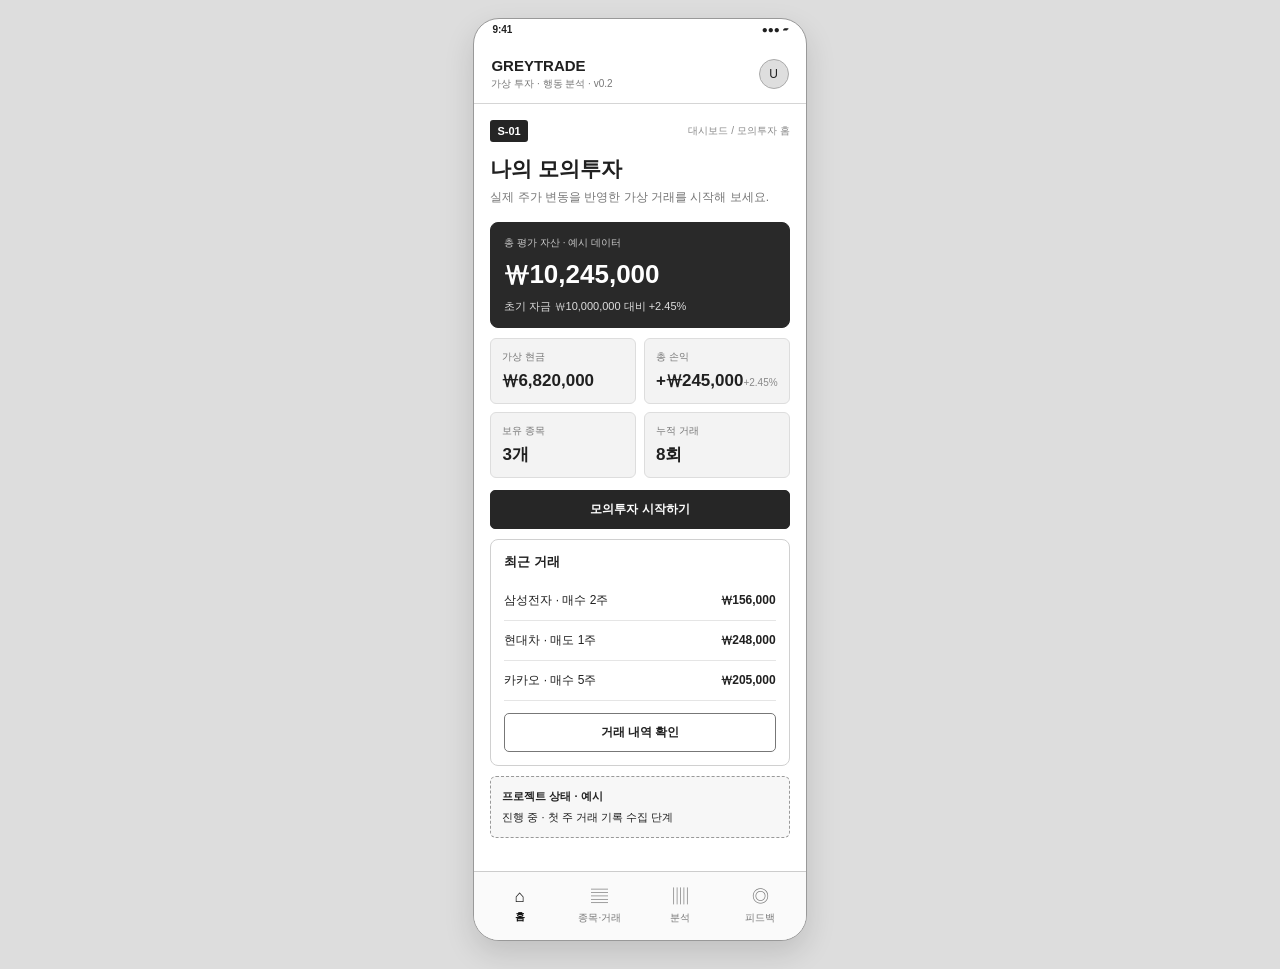
<file: wireframe/week10_wireframe_v0.2.html>
<!DOCTYPE html>
<html lang="ko"><head><meta charset="UTF-8"><meta name="viewport" content="width=device-width, initial-scale=1.0"><title>AI 모의투자 모바일 와이어프레임 v0.2</title>
<style>
:root{--bg:#ececec;--paper:#fff;--ink:#202020;--muted:#777;--line:#d5d5d5;--soft:#f4f4f4;--dark:#242424}*{box-sizing:border-box}body{margin:0;background:#ddd;color:var(--ink);font-family:Arial,"Noto Sans KR",sans-serif}button,input{font:inherit}button{cursor:pointer}.topbar{max-width:1180px;margin:auto;padding:18px 22px 10px;display:flex;justify-content:space-between}.brand{font-weight:800}.version{font-size:11px;border:1px solid #aaa;padding:5px 8px;background:#f7f7f7;border-radius:4px}.workspace{width:100%;min-height:100vh;margin:0 auto;padding:18px 12px 28px;display:flex;justify-content:center;align-items:flex-start}.phone-wrap{display:flex;justify-content:center}.phone{width:100%;max-width:390px;min-height:790px;background:#fff;border:1px solid #999;border-radius:26px;overflow:hidden;box-shadow:0 12px 30px #0002;position:relative}.statusbar{height:25px;display:flex;justify-content:space-between;padding:5px 18px;font-size:10px;font-weight:bold}.apphead{padding:13px 17px 12px;border-bottom:1px solid var(--line);display:flex;align-items:center;justify-content:space-between}.appname{font-weight:800;font-size:15px}.apphead small{display:block;font-size:10px;color:#777;margin-top:3px}.avatar{width:30px;height:30px;border-radius:50%;background:#dedede;border:1px solid #aaa;display:grid;place-items:center;font-size:12px}.screen{display:none;padding:16px 16px 92px;min-height:690px}.screen.active{display:block}.screen-id{display:flex;justify-content:space-between;align-items:center;margin-bottom:13px}.screen-id b{font-size:11px;background:#252525;color:white;padding:5px 7px;border-radius:3px}.screen-id span{font-size:10px;color:#888}h1{font-size:21px;margin:0 0 5px}.sub{font-size:12px;color:#777;line-height:1.5;margin:0 0 16px}.card{border:1px solid #d0d0d0;border-radius:8px;padding:13px;margin:10px 0;background:#fff}.card.gray{background:#f5f5f5}.card.dark{background:#292929;color:#fff;border-color:#292929}.card-title{font-size:13px;font-weight:800;margin-bottom:10px;display:flex;justify-content:space-between}.label{font-size:11px;color:#777;display:block;margin:9px 0 5px}input{width:100%;height:40px;border:1px solid #bdbdbd;border-radius:5px;padding:0 10px;background:#fff}.row{display:flex;gap:8px}.row>*{flex:1;min-width:0}.btn{border:1px solid #777;background:#eee;color:#222;border-radius:5px;padding:10px 12px;font-size:12px;font-weight:700}.btn.primary{background:#262626;color:#fff;border-color:#262626}.btn.light{background:#fff}.btn.full{width:100%;margin-top:12px}.pill{border:1px solid #bbb;background:#eee;border-radius:20px;padding:4px 8px;font-size:10px;color:#555}.statgrid{display:grid;grid-template-columns:1fr 1fr;gap:8px}.stat{background:#f3f3f3;border:1px solid #ddd;border-radius:6px;padding:11px}.stat span{display:block;color:#777;font-size:10px;margin-bottom:5px}.stat strong{font-size:17px}.stat small,.mini{font-size:10px;color:#888}.listrow{display:flex;justify-content:space-between;gap:10px;padding:11px 0;border-bottom:1px solid #e5e5e5;font-size:12px}.listrow:last-child{border-bottom:0}.bar{height:8px;background:#e6e6e6;border-radius:10px;overflow:hidden;margin:7px 0}.bar i{display:block;height:100%;background:#555}.notice{border:1px dashed #999;background:#f7f7f7;border-radius:6px;padding:11px;font-size:11px;line-height:1.55;margin:10px 0}.notice strong{display:block;margin-bottom:4px}.notice.error{background:#ededed;border-color:#777}.notice.loading{background:#f1f1f1}.tabbar{position:absolute;bottom:0;left:0;right:0;background:#fafafa;border-top:1px solid #ccc;display:grid;grid-template-columns:repeat(4,1fr);padding:8px 5px 10px}.tab{border:0;background:transparent;color:#777;font-size:10px;padding:5px 2px}.tab b{display:block;font-size:17px;font-weight:500;margin-bottom:3px}.tab.active{color:#111;font-weight:800}.chiprow{display:flex;gap:6px;flex-wrap:wrap}.chip{border:1px solid #bbb;border-radius:4px;padding:6px 9px;background:#f3f3f3;font-size:11px}.chip.selected{background:#333;color:#fff;border-color:#333}.stock{display:flex;align-items:center;justify-content:space-between;padding:11px 0;border-bottom:1px solid #e5e5e5}.stock b{font-size:13px}.stock small{display:block;color:#888;font-size:10px;margin-top:3px}.price{text-align:right;font-size:13px;font-weight:700}.chart{height:112px;border:1px solid #ddd;border-radius:6px;background:linear-gradient(#f5f5f5,#fff);padding:10px}.chart svg{width:100%;height:100%}@media(max-width:480px){.workspace{padding:0}.phone-wrap{width:100%}.phone{max-width:none;min-height:100vh;border-radius:0;border-left:0;border-right:0;box-shadow:none}.screen{min-height:calc(100vh - 110px)}}
</style></head><body>
<main class="workspace">
<section class="phone-wrap"><div class="phone"><div class="statusbar"><span>9:41</span><span>●●● ▰</span></div><div class="apphead"><div><div class="appname">GREYTRADE</div><small>가상 투자 · 행동 분석 · v0.2</small></div><div class="avatar">U</div></div>
<section class="screen active" id="s-home"><div class="screen-id"><b>S-01</b><span>대시보드 / 모의투자 홈</span></div><h1>나의 모의투자</h1><p class="sub">실제 주가 변동을 반영한 가상 거래를 시작해 보세요.</p><div class="card dark"><div class="mini" style="color:#ccc">총 평가 자산 · 예시 데이터</div><div style="font-size:26px;font-weight:800;margin:7px 0">₩10,245,000</div><div style="font-size:11px;color:#ddd">초기 자금 ₩10,000,000 대비 +2.45%</div></div><div class="statgrid"><div class="stat"><span>가상 현금</span><strong>₩6,820,000</strong></div><div class="stat"><span>총 손익</span><strong>+₩245,000</strong><small>+2.45%</small></div><div class="stat"><span>보유 종목</span><strong>3개</strong></div><div class="stat"><span>누적 거래</span><strong id="home-trades">8회</strong></div></div><button class="btn primary full" onclick="go('s-market')">모의투자 시작하기</button><div class="card"><div class="card-title">최근 거래</div><div class="listrow"><span>삼성전자 · 매수 2주</span><b>₩156,000</b></div><div class="listrow"><span>현대차 · 매도 1주</span><b>₩248,000</b></div><div class="listrow"><span>카카오 · 매수 5주</span><b>₩205,000</b></div><button class="btn light full" onclick="go('s-history')">거래 내역 확인</button></div><div class="notice"><strong>프로젝트 상태 · 예시</strong>진행 중 · 첫 주 거래 기록 수집 단계</div></section>
<section class="screen" id="s-market"><div class="screen-id"><b>S-02</b><span>종목 조회 / 주가 확인</span></div><h1>종목 둘러보기</h1><p class="sub">종목과 기준 시점을 확인한 뒤 가상 거래를 진행합니다.</p><label class="label">종목 검색</label><input id="search-stock" placeholder="종목명 또는 종목코드 입력" oninput="filterStocks()"><div class="card"><div class="card-title">관심 종목 <span class="pill">예시 데이터</span></div><div id="stock-list"><div class="stock" data-name="삼성전자"><div><b>삼성전자</b><small>005930 · 기준 시점 15:30</small></div><div class="price">₩78,000<small>+1.2%</small></div></div><div class="stock" data-name="현대차"><div><b>현대차</b><small>005380 · 기준 시점 15:30</small></div><div class="price">₩248,000<small>+0.6%</small></div></div><div class="stock" data-name="카카오"><div><b>카카오</b><small>035720 · 기준 시점 15:30</small></div><div class="price">₩41,000<small>-0.8%</small></div></div></div></div><div class="notice"><strong>데이터 기준 안내</strong>가격은 화면 구조 확인용 샘플 값입니다. 실제 구현 시 데이터 제공처·조회 시각·지연 여부를 표시해야 합니다.</div><button class="btn primary full" onclick="go('s-trade')">선택 종목 거래하기</button><button class="btn light full" onclick="showState('market-error')">조회 오류 상태 보기</button></section>
<section class="screen" id="s-trade"><div class="screen-id"><b>S-03</b><span>가상 매수·매도</span></div><h1>가상 거래</h1><p class="sub">실제 자금이 아닌 가상 투자금으로 주문합니다.</p><div class="card gray"><div class="card-title">삼성전자 <span class="pill">005930</span></div><div style="font-size:23px;font-weight:800">₩78,000</div><div class="mini">예시 주가 · 기준 시점 15:30</div></div><label class="label">거래 구분</label><div class="chiprow"><button class="chip selected" id="buy-chip" onclick="setSide('buy')">매수</button><button class="chip" id="sell-chip" onclick="setSide('sell')">매도</button></div><label class="label">주문 수량</label><input id="quantity" type="number" min="1" value="2"><div class="listrow"><span>예상 주문 금액</span><b id="order-total">₩156,000</b></div><div class="listrow"><span>가상 현금 잔액</span><b>₩6,820,000</b></div><button class="btn primary full" onclick="processTrade()">거래 실행</button><div id="trade-state" class="notice"><strong>상태 · 주문 대기</strong>주문 수량을 입력하고 거래를 실행하세요.</div><button class="btn light full" onclick="go('s-home')">취소하고 홈으로</button></section>
<section class="screen" id="s-history"><div class="screen-id"><b>S-04</b><span>거래 내역 / 기록 저장</span></div><h1>거래 기록</h1><p class="sub">실제 체결을 기준으로 기록을 확인합니다. 미체결 주문은 거래 횟수에 포함하지 않습니다.</p><div class="card"><div class="card-title">최근 거래 내역</div><div class="listrow"><span>10.28 · 삼성전자 매수 2주</span><b>₩156,000</b></div><div class="listrow"><span>10.27 · 현대차 매도 1주</span><b>₩248,000</b></div><div class="listrow"><span>10.26 · 카카오 매수 5주</span><b>₩205,000</b></div><div class="listrow"><span>10.25 · 삼성전자 매수 1주</span><b>₩78,000</b></div></div><div class="card gray"><div class="card-title">거래 방식 <span class="mini">선택 항목</span></div><div class="chiprow"><button class="chip selected">일반 매수·매도</button><button class="chip">분할 매수</button><button class="chip">예약 주문</button></div><p class="mini">지원 방식은 MVP 구현 범위에 따라 확정 필요</p></div><button class="btn light full" onclick="showState('history-empty')">거래 기록 없음 상태 보기</button><button class="btn primary full" onclick="go('s-analysis')">손익 분석하기</button></section>
<section class="screen" id="s-analysis"><div class="screen-id"><b>S-05</b><span>기간 설정 / 손익 통계</span></div><h1>투자 분석</h1><p class="sub">원하는 기간을 선택하면 해당 기간의 손익과 거래 지표를 확인합니다.</p><label class="label">분석 기간</label><div class="row"><input type="date" value="2026-10-01"><input type="date" value="2026-10-31"></div><div class="chiprow" style="margin-top:9px"><button class="chip" onclick="setPeriod('1주')">1주</button><button class="chip selected" onclick="setPeriod('1개월')">1개월</button><button class="chip" onclick="setPeriod('전체')">전체</button></div><button class="btn primary full" onclick="runAnalysis()">기간별 분석하기</button><div id="analysis-state" class="notice"><strong>상태 · 분석 대기</strong>기간을 선택하고 분석을 실행하세요.</div><div id="analysis-result"><div class="statgrid"><div class="stat"><span>기간 손익</span><strong>+₩245,000</strong></div><div class="stat"><span>수익률</span><strong>+2.45%</strong></div><div class="stat"><span>매수·매도 횟수</span><strong>8회</strong></div><div class="stat"><span>평균 보유 기간</span><strong>4.2일</strong></div></div><div class="card"><div class="card-title">기간별 손익 추이</div><div class="chart"><svg viewBox="0 0 300 90" preserveAspectRatio="none"><polyline points="0,70 35,62 70,68 105,40 140,48 175,30 210,43 245,20 280,25 300,12" fill="none" stroke="#555" stroke-width="2.5"/></svg></div><div class="mini">차트는 화면 구조 확인용 예시입니다.</div></div></div><button class="btn light full" onclick="showState('analysis-empty')">결과 없음 상태 보기</button><button class="btn primary full" onclick="go('s-feedback')">행동 패턴 확인하기</button></section>
<section class="screen" id="s-feedback"><div class="screen-id"><b>S-06</b><span>점수 / AI 행동 피드백</span></div><h1>행동 패턴 리포트</h1><p class="sub">계산된 점수와 거래 기록을 바탕으로 주요 행동 패턴을 확인합니다.</p><div class="card dark"><div class="mini" style="color:#ccc">종합 점수 · 예시 화면</div><div style="font-size:32px;font-weight:800;margin:5px 0">78<span style="font-size:14px"> / 100</span></div><div class="mini" style="color:#ccc">최종 점수는 백엔드 규칙 계산 결과로 표시</div></div><div class="card"><div class="card-title">평가 영역</div><div class="listrow"><span>영역 1 · 세부 명칭 확인 필요</span><b>82점</b></div><div class="bar"><i style="width:82%"></i></div><div class="listrow"><span>영역 2 · 세부 명칭 확인 필요</span><b>75점</b></div><div class="bar"><i style="width:75%"></i></div><div class="listrow"><span>영역 3 · 세부 명칭 확인 필요</span><b>80점</b></div><div class="bar"><i style="width:80%"></i></div><div class="listrow"><span>영역 4 · 세부 명칭 확인 필요</span><b>—</b></div><div class="mini">4개 영역의 명칭과 세부 산정 규칙은 확정된 규칙표 입력 필요</div></div><div class="card gray"><div class="card-title">AI 행동 패턴 피드백 <span class="pill">예시 문구</span></div><p style="font-size:12px;line-height:1.65">선택한 기간에 거래가 여러 차례 발생했습니다. 거래 빈도와 평균 보유 기간을 함께 확인하고, 매매 전 세운 기준을 기록해 다음 거래에서도 일관되게 적용하는지 점검해 보세요.</p><div class="mini">분석 근거: 거래 빈도 · 평균 보유 기간 · 기간별 손익</div></div><div class="notice"><strong>AI 역할 범위</strong>AI는 감정을 단정하거나 특정 종목의 매수·매도를 추천하지 않습니다. 데이터가 부족하면 평가를 보류하고 사유를 표시합니다.</div><button class="btn light full" onclick="showState('feedback-insufficient')">데이터 부족 상태 보기</button><button class="btn primary full" onclick="go('s-project')">프로젝트 진행 현황</button></section>
<section class="screen" id="s-project"><div class="screen-id"><b>S-07</b><span>프로젝트 상태 / 종료 결과</span></div><h1>프로젝트 진행 현황</h1><p class="sub">프로젝트 기간과 평가 상태를 확인합니다.</p><div class="card"><div class="card-title">프로젝트 설정</div><div class="listrow"><span>프로젝트 기간</span><b>시작 시 설정</b></div><div class="listrow"><span>진행 상태</span><b>진행 중</b></div><div class="listrow"><span>첫 주 거래 기록</span><b>수집 중</b></div><div class="listrow"><span>평가 기준</span><b>실제 체결 기준</b></div></div><div class="card gray"><div class="card-title">BC-01 거래 빈도 평가</div><p style="font-size:11px;line-height:1.6">첫 주에는 감점을 보류합니다. 첫 주의 모든 평가 대상 거래일을 평균 계산에 포함하며, 거래가 없는 날은 0건으로 계산합니다.</p><p style="font-size:11px;line-height:1.6">첫 주 평균 거래 횟수가 0건이면 체결량 미달로 프로젝트를 종료하며, BC-01 평가 및 첫 주 기록 재평가는 진행하지 않습니다.</p></div><button class="btn light full" onclick="showState('project-ended')">체결량 미달 종료 화면 미리보기</button><button class="btn primary full" onclick="go('s-home')">홈으로 돌아가기</button></section>
<nav class="tabbar"><button class="tab active" data-target="s-home" onclick="go('s-home')"><b>⌂</b>홈</button><button class="tab" data-target="s-market" onclick="go('s-market')"><b>▤</b>종목·거래</button><button class="tab" data-target="s-analysis" onclick="go('s-analysis')"><b>▥</b>분석</button><button class="tab" data-target="s-feedback" onclick="go('s-feedback')"><b>◎</b>피드백</button></nav>
</div></section>
</main>
<script>
let side='buy';function go(id){document.querySelectorAll('.screen').forEach(x=>x.classList.remove('active'));let el=document.getElementById(id);if(el)el.classList.add('active');document.querySelectorAll('.tab').forEach(x=>x.classList.toggle('active',x.dataset.target===id||(id==='s-trade'&&x.dataset.target==='s-market')||(id==='s-history'&&x.dataset.target==='s-home')||(id==='s-project'&&x.dataset.target==='s-feedback')));window.scrollTo({top:0,behavior:'smooth'});}
function setSide(v){side=v;document.getElementById('buy-chip').classList.toggle('selected',v==='buy');document.getElementById('sell-chip').classList.toggle('selected',v==='sell');}
function processTrade(){let q=Number(document.getElementById('quantity').value),state=document.getElementById('trade-state');if(!Number.isInteger(q)||q<1){state.className='notice error';state.innerHTML='<strong>상태 · 입력 오류</strong>주문 수량은 1 이상의 정수로 입력해 주세요.';return;}state.className='notice loading';state.innerHTML='<strong>상태 · 처리 중</strong>가상 주문을 처리하고 체결 결과를 반영하고 있습니다…';setTimeout(()=>{state.className='notice';state.innerHTML='<strong>상태 · 거래 완료 (예시)</strong>'+(side==='buy'?'매수':'매도')+' '+q+'주 주문이 가상 거래 기록에 반영되었습니다.';document.getElementById('home-trades').textContent='9회';},650);}
function filterStocks(){let q=document.getElementById('search-stock').value.trim().toLowerCase();document.querySelectorAll('#stock-list .stock').forEach(el=>el.style.display=el.dataset.name.toLowerCase().includes(q)?'flex':'none');}
function setPeriod(p){document.querySelectorAll('#s-analysis .chip').forEach(x=>x.classList.toggle('selected',x.textContent===p));}
function runAnalysis(){let s=document.getElementById('analysis-state');s.className='notice loading';s.innerHTML='<strong>상태 · 분석 처리 중</strong>선택한 기간의 체결 기록과 손익 데이터를 집계하고 있습니다…';setTimeout(()=>{s.className='notice';s.innerHTML='<strong>상태 · 분석 완료</strong>선택한 기간의 손익 및 거래 지표를 표시합니다.';},700);}
function addNotice(screen,cls,title,msg){let n=document.createElement('div');n.className=cls;n.innerHTML='<strong>'+title+'</strong>'+msg;document.getElementById(screen).appendChild(n);}
function showState(t){if(t==='market-error'){go('s-market');addNotice('s-market','notice error','상태 · 조회 오류','주가 데이터를 불러오지 못했습니다. 데이터 기준 시점을 확인한 뒤 다시 조회해 주세요.');}if(t==='history-empty'){go('s-history');addNotice('s-history','notice','상태 · 거래 기록 없음','선택한 기간에 체결된 거래가 없습니다. 거래를 진행한 뒤 다시 확인해 주세요.');}if(t==='analysis-empty'){go('s-analysis');document.getElementById('analysis-result').innerHTML='<div class="notice"><strong>상태 · 결과 없음</strong>선택한 기간에 분석할 거래 기록이 없습니다. 기간을 변경하거나 모의투자를 진행해 주세요.</div>';document.getElementById('analysis-state').innerHTML='<strong>분석 보류</strong>분석 대상 거래 기록이 없어 통계를 생성하지 않았습니다.';}if(t==='feedback-insufficient'){go('s-feedback');addNotice('s-feedback','notice error','상태 · 평가 보류','행동 패턴을 판단하기 위한 거래 기록이 부족합니다. 근거가 확보되기 전까지 점수와 AI 판단을 표시하지 않습니다.');}if(t==='project-ended'){go('s-project');addNotice('s-project','card dark','프로젝트 종료','체결량 미달로 프로젝트가 종료되었습니다. 첫 주 평균 거래 횟수가 0건으로 확인되어 BC-01 평가 및 첫 주 기록 재평가는 진행하지 않습니다.');}}
document.getElementById('quantity').addEventListener('input',e=>{let q=Math.max(0,Number(e.target.value)||0);document.getElementById('order-total').textContent='₩'+(q*78000).toLocaleString('ko-KR');});
</script></body></html>
</file>
<file: css/style.css>
:root {
  --bg: #f2f2f5;
  --surface: #fff;
  --ink: #20212a;
  --muted: #777987;
  --line: #e5e5eb;
  --soft: #f7f7fa;
  --accent: #6554e8;
  --accent-soft: #f0edff;
  --good: #23865b;
  --bad: #c34e58;
  --shadow: 0 8px 24px rgba(32, 33, 42, .07);
}

* {
  box-sizing: border-box;
}

/* 1. 페이지 전체 상하단 여백 및 외부 스크롤 완전 제거 */
html, body {
  margin: 0;
  padding: 0;
  width: 100%;
  height: 100%;
  background: var(--bg);
  color: var(--ink);
  font-family: system-ui, -apple-system, "Noto Sans KR", sans-serif;
  overflow: hidden;
}

button, input, select {
  font: inherit;
}

button {
  cursor: pointer;
}

/* 2. 앱 프레임: 상하단 화면 맨 끝에 100% 밀착 (여백 및 라운딩 제거) */
.app {
  width: min(100%, 430px);
  height: 100dvh;
  margin: 0 auto;
  background: #f8f8fb;
  position: relative;
  box-shadow: 0 0 32px #2221;
  display: flex;
  flex-direction: column;
  overflow: hidden;
  border-radius: 0;
}

/* 3. 헤더 영역 (최상단 0px 밀착) */
.header {
  height: 58px;
  padding: max(0px, env(safe-area-inset-top)) 16px 0;
  display: flex;
  align-items: center;
  justify-content: space-between;
  background: #fff;
  border-bottom: 1px solid var(--line);
  flex-shrink: 0;
  z-index: 5;
}

.brand {
  display: flex;
  align-items: center;
  gap: 9px;
  font-weight: 850;
  font-size: 16px;
  letter-spacing: -.4px;
}

.brandmark {
  width: 29px;
  height: 29px;
  border-radius: 10px;
  background: var(--accent);
  color: #fff;
  display: grid;
  place-items: center;
  font-size: 15px;
}

/* 프로필/로그인 버튼: 글자 수와 상관없이 한 줄로 깔끔하게 표시 */
.profile {
  min-width: 31px;
  height: 31px;
  padding: 0 9px;
  border-radius: 16px;
  background: #efeff4;
  border: 1px solid #e1e1e8;
  display: inline-flex;
  align-items: center;
  justify-content: center;
  font-size: 12px;
  font-weight: 750;
  white-space: nowrap;
  color: var(--ink);
}

/* 4. 본문 독립 스크롤 영역 */
main {
  flex: 1;
  padding: 12px 16px;
  overflow-y: auto;
  -webkit-overflow-scrolling: touch;
  overscroll-behavior-y: contain;
}

.screen {
  display: none;
  animation: appear .18s ease;
}

.screen.active {
  display: block;
}

@keyframes appear {
  from {
    opacity: .55;
    transform: translateY(3px);
  }
  to {
    opacity: 1;
    transform: none;
  }
}

.eyebrow {
  font-size: 11px;
  color: var(--muted);
  font-weight: 650;
  margin-bottom: 4px;
}

.title {
  font-size: 22px;
  letter-spacing: -1px;
  line-height: 1.2;
  margin: 0 0 4px;
  font-weight: 850;
}

.desc {
  font-size: 12px;
  color: var(--muted);
  line-height: 1.45;
  margin: 0 0 10px;
}

.card {
  background: var(--surface);
  border: 1px solid var(--line);
  border-radius: 15px;
  padding: 12px 14px;
  margin: 8px 0;
  box-shadow: 0 3px 12px #20212a05;
}

.card.soft {
  background: var(--soft);
}

.card.purple {
  background: var(--accent);
  color: #fff;
  border-color: var(--accent);
  box-shadow: 0 8px 18px #6554e82c;
}

.cardhead {
  display: flex;
  justify-content: space-between;
  align-items: center;
  font-size: 13px;
  font-weight: 800;
  margin-bottom: 10px;
}

.hint {
  font-size: 10px;
  color: var(--muted);
  font-weight: 500;
}

.tag {
  font-size: 10px;
  border-radius: 20px;
  padding: 4px 8px;
  background: var(--accent-soft);
  color: var(--accent);
  font-weight: 750;
  white-space: nowrap;
}

.bigmoney {
  font-size: 26px;
  font-weight: 850;
  letter-spacing: -.8px;
  margin: 4px 0 2px;
}

.small {
  font-size: 11px;
  color: var(--muted);
}

.purple .small {
  color: #e7e3ff;
}

.grid2 {
  display: grid;
  grid-template-columns: 1fr 1fr;
  gap: 8px;
}

.metric {
  padding: 10px 12px;
  background: #fff;
  border: 1px solid var(--line);
  border-radius: 12px;
  min-width: 0;
}

.metric .k {
  font-size: 10px;
  color: var(--muted);
  margin-bottom: 4px;
}

.metric .v {
  font-size: 16px;
  font-weight: 850;
  letter-spacing: -.4px;
}

.metric .subv {
  font-size: 10px;
  color: var(--muted);
  margin-top: 2px;
}

.section-title {
  font-size: 13px;
  font-weight: 850;
  margin: 14px 0 6px;
  letter-spacing: -.3px;
}

.btn {
  border: 1px solid #dedee6;
  background: #fff;
  color: var(--ink);
  border-radius: 11px;
  padding: 10px 12px;
  font-size: 12px;
  font-weight: 800;
}

.btn.primary {
  background: var(--accent);
  color: #fff;
  border-color: var(--accent);
  box-shadow: 0 5px 12px #6554e82c;
}

.btn.ghost {
  background: #f5f4ff;
  color: var(--accent);
  border-color: #e5e1ff;
}

.btn.full {
  width: 100%;
  margin-top: 6px;
}

.btn:active {
  transform: scale(.99);
}

.field {
  display: block;
  margin: 8px 0;
}

.field span {
  display: block;
  font-size: 11px;
  color: #666875;
  font-weight: 700;
  margin-bottom: 4px;
}

.field input, .field select {
  width: 100%;
  height: 40px;
  border: 1px solid #dedee6;
  border-radius: 10px;
  background: #fff;
  padding: 0 12px;
  color: var(--ink);
  outline: none;
}

.field input:focus, .field select:focus {
  border-color: var(--accent);
  box-shadow: 0 0 0 3px #6554e818;
}

.row {
  display: flex;
  gap: 8px;
}

.row > * {
  flex: 1;
  min-width: 0;
}

.stock {
  display: flex;
  align-items: center;
  justify-content: space-between;
  padding: 10px 0;
  border-bottom: 1px solid var(--line);
  gap: 10px;
}

.stock:last-child {
  border: 0;
  padding-bottom: 0;
}

.stockname {
  font-size: 13px;
  font-weight: 800;
}

.stockmeta {
  font-size: 10px;
  color: var(--muted);
  margin-top: 2px;
}

.stockprice {
  text-align: right;
  font-size: 13px;
  font-weight: 800;
  white-space: nowrap;
}

.stockprice small {
  display: block;
  font-size: 10px;
  margin-top: 2px;
  color: var(--good);
}

.positive {
  color: var(--good) !important;
}

.negative {
  color: var(--bad) !important;
}

.chips {
  display: flex;
  gap: 6px;
}

.chip {
  border: 1px solid #dedee6;
  border-radius: 9px;
  padding: 7px 11px;
  background: #fff;
  font-size: 11px;
  font-weight: 750;
  color: #5e606c;
}

.chip.on {
  background: var(--accent-soft);
  border-color: #c9c1ff;
  color: var(--accent);
}

.notice {
  padding: 10px 12px;
  border: 1px solid #e4e1f5;
  background: #f7f5ff;
  border-radius: 11px;
  font-size: 11px;
  line-height: 1.5;
  color: #55536b;
  margin: 8px 0;
}

.notice strong {
  display: block;
  color: #343247;
  margin-bottom: 2px;
}

.notice.error {
  background: #fff4f4;
  border-color: #f0d4d6;
  color: #8e454a;
}

.notice.error strong {
  color: #8e454a;
}

.notice.loading {
  background: #f4f4f7;
  border-color: #e0e0e7;
}

.listitem {
  display: flex;
  justify-content: space-between;
  gap: 8px;
  padding: 10px 0;
  border-bottom: 1px solid var(--line);
  font-size: 11px;
}

.listitem:last-child {
  border: 0;
}

.listitem b {
  font-size: 12px;
}

.empty {
  padding: 18px 12px;
  text-align: center;
  color: var(--muted);
  font-size: 12px;
  line-height: 1.5;
}

.chart {
  height: 120px;
  border: 1px solid var(--line);
  border-radius: 12px;
  background: linear-gradient(180deg, #fafaff, #fff);
  padding: 10px;
}

.chart svg {
  width: 100%;
  height: 100%;
}

.bar {
  height: 6px;
  background: #ececf1;
  border-radius: 8px;
  overflow: hidden;
  margin: 6px 0 10px;
}

.bar i {
  display: block;
  height: 100%;
  background: var(--accent);
  border-radius: 8px;
}

/* 5. 하단 네비게이션 (최하단 0px 밀착) */
.bottomnav {
  height: 64px;
  background: #fff;
  border-top: 1px solid var(--line);
  display: grid;
  grid-template-columns: repeat(4, 1fr);
  padding: 4px 6px max(4px, env(safe-area-inset-bottom));
  flex-shrink: 0;
  z-index: 10;
}

.navbtn {
  border: 0;
  background: transparent;
  color: #92939e;
  font-size: 10px;
  font-weight: 650;
  display: flex;
  flex-direction: column;
  align-items: center;
  justify-content: center;
  gap: 3px;
}

.navbtn .ico {
  font-size: 17px;
  line-height: 1;
}

.navbtn.active {
  color: var(--accent);
  font-weight: 850;
}

/* PC/화면 확대 시에도 상하단 여백이 남지 않도록 미디어 쿼리 조정 */
@media(min-width: 600px) {
  html, body {
    overflow: hidden;
    padding: 0;
  }
  .app {
    height: 100dvh;
    border-radius: 0;
  }
}
</file>
